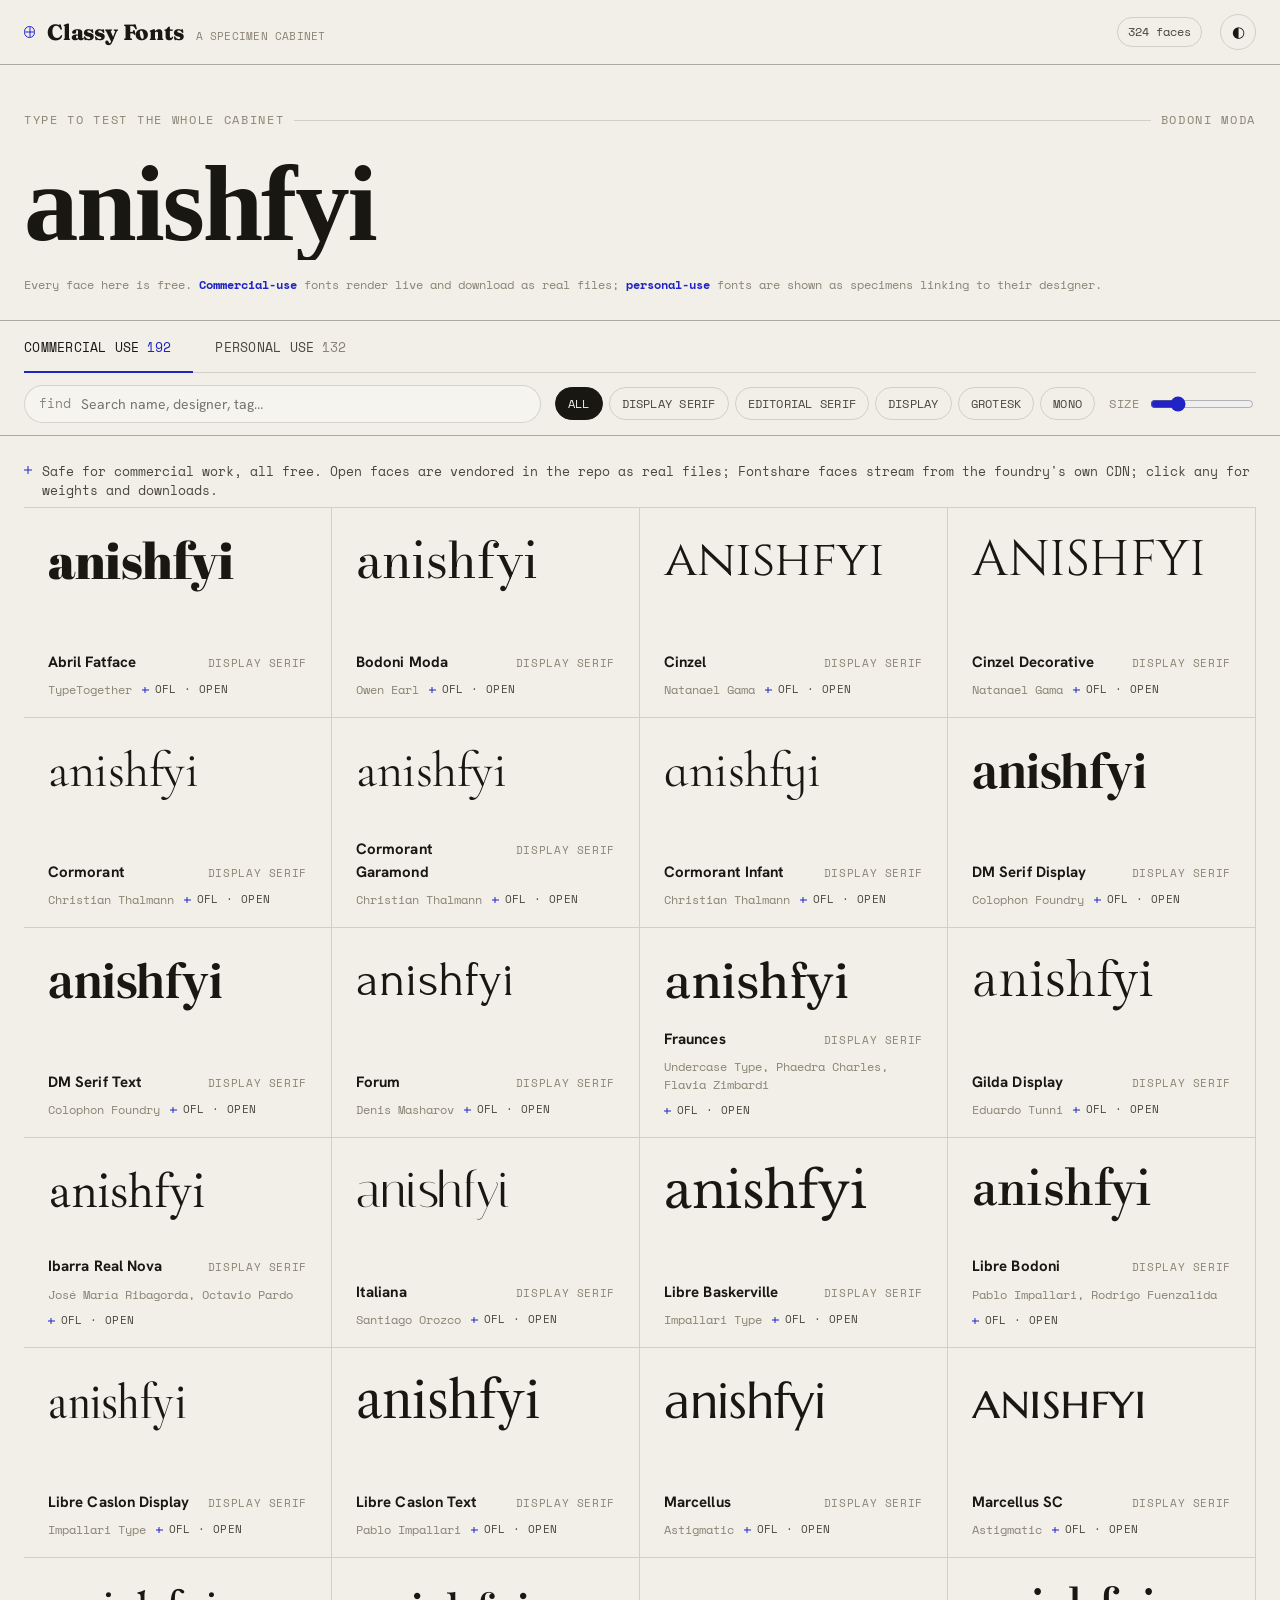
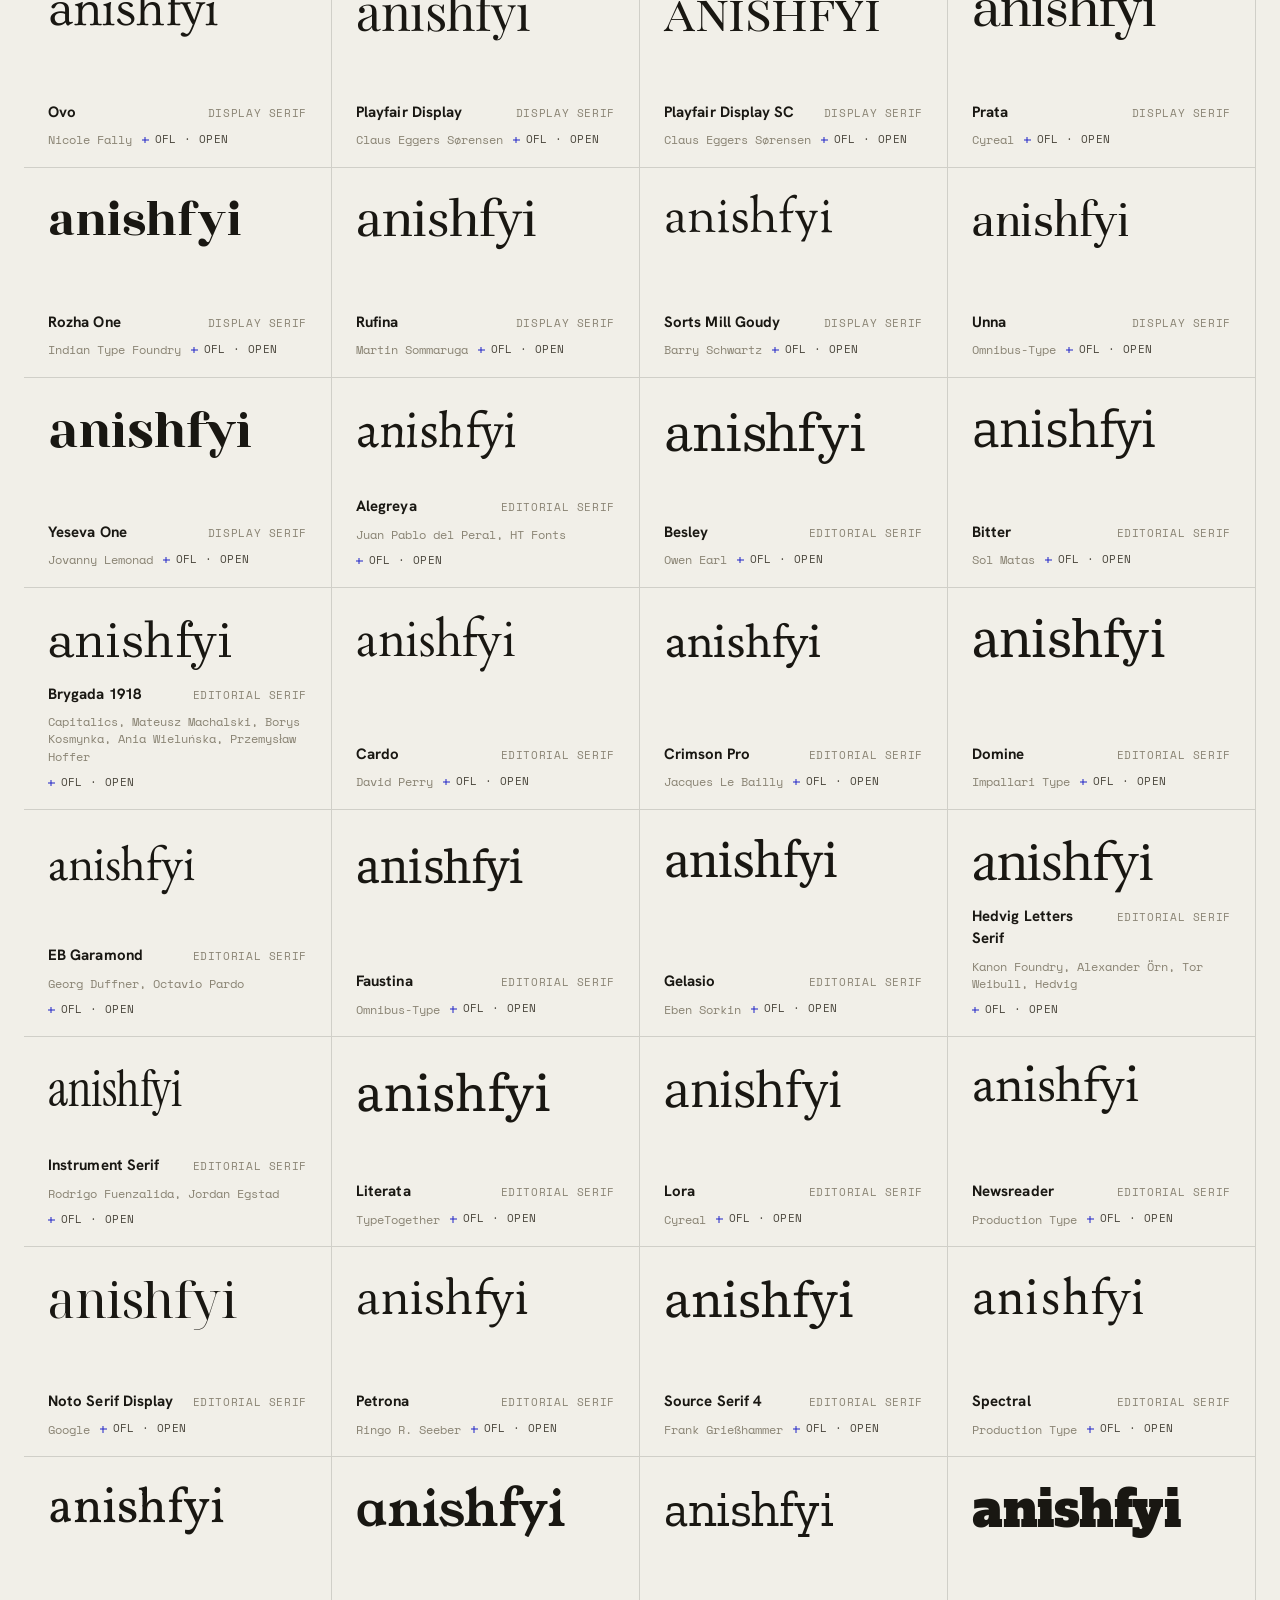
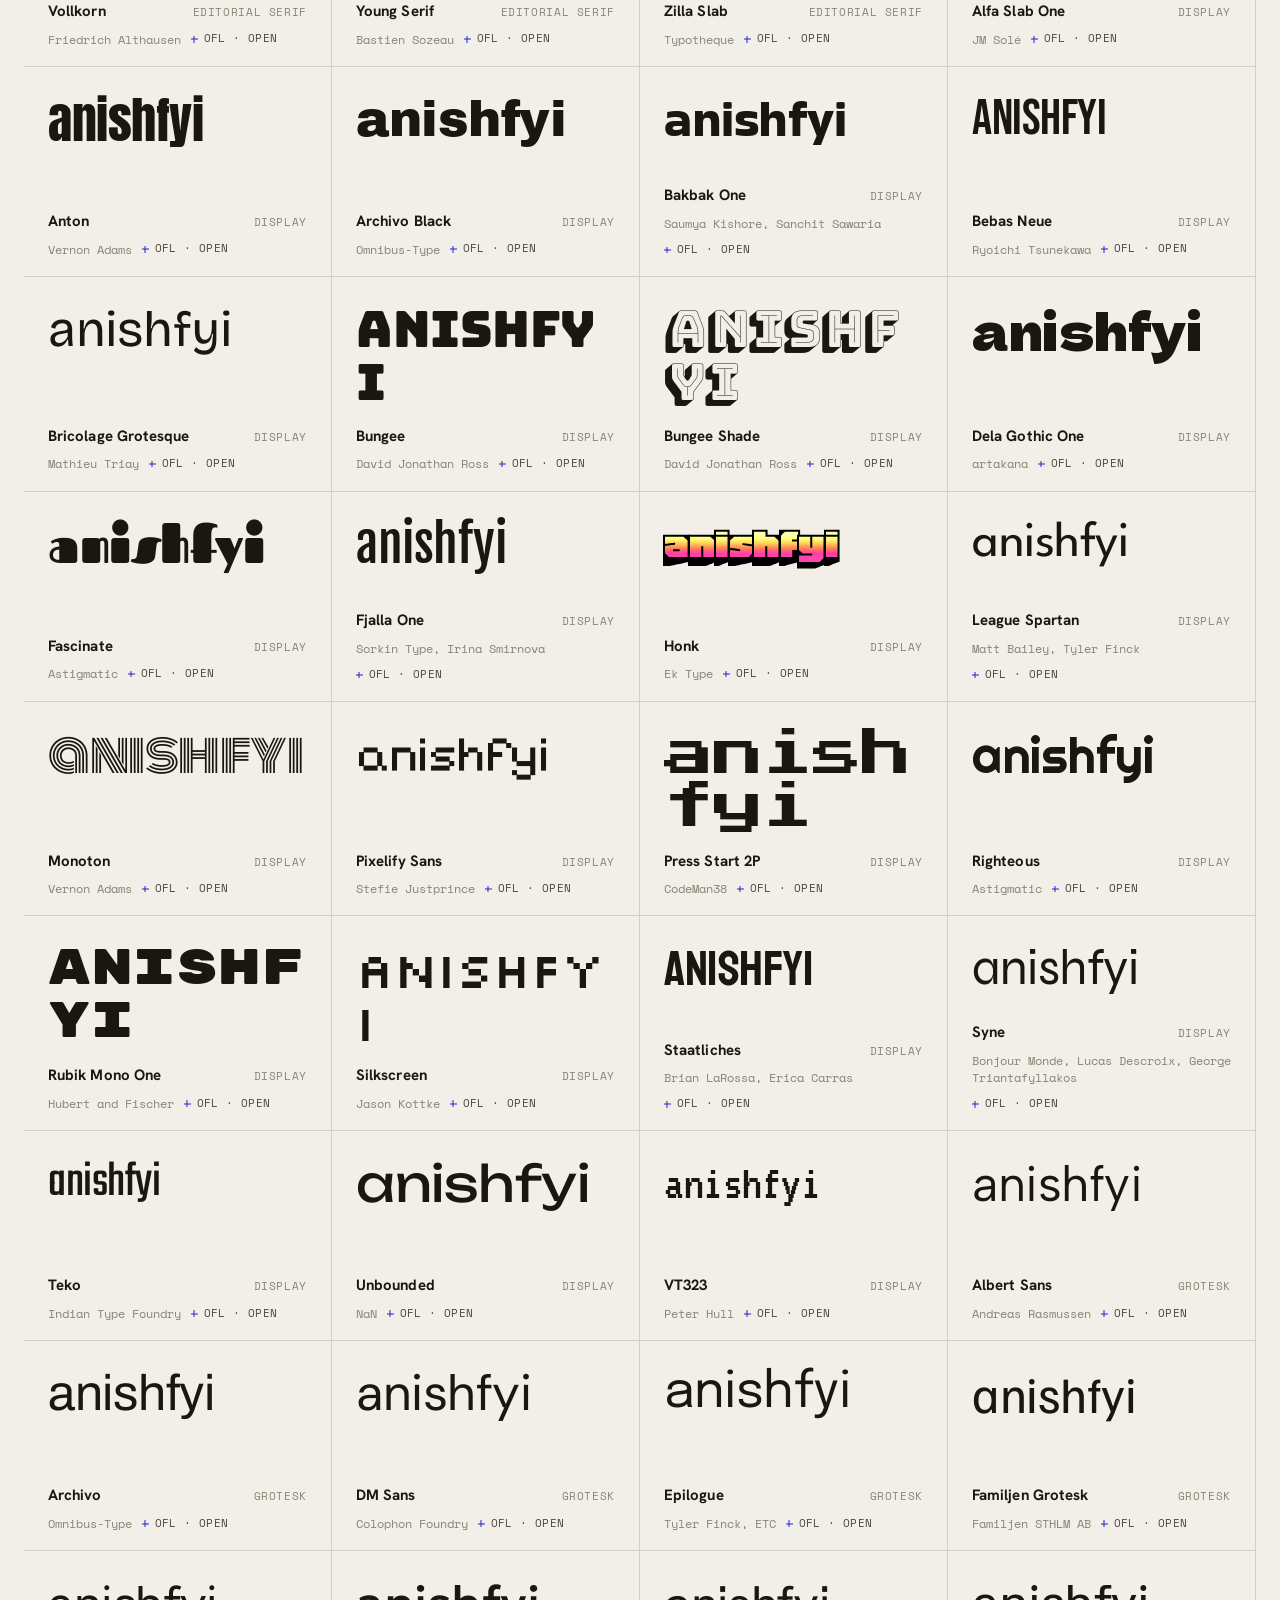
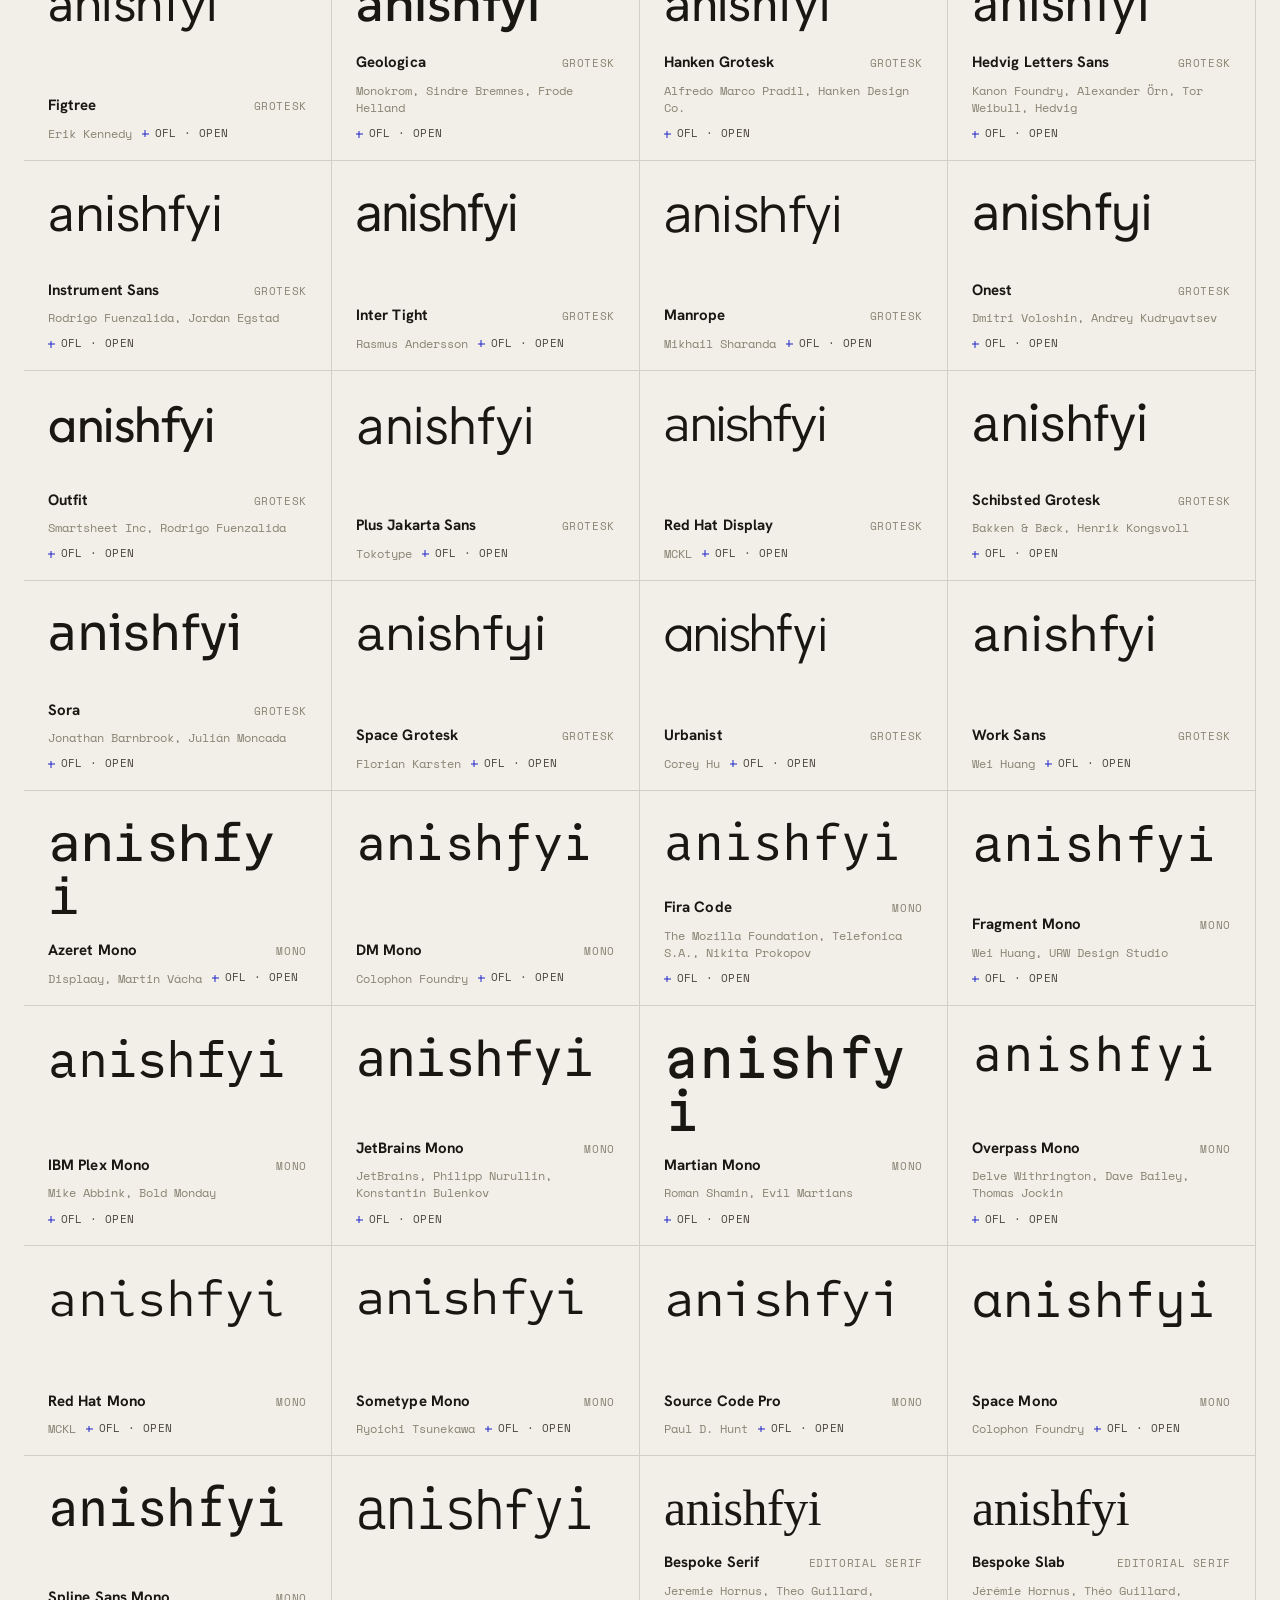
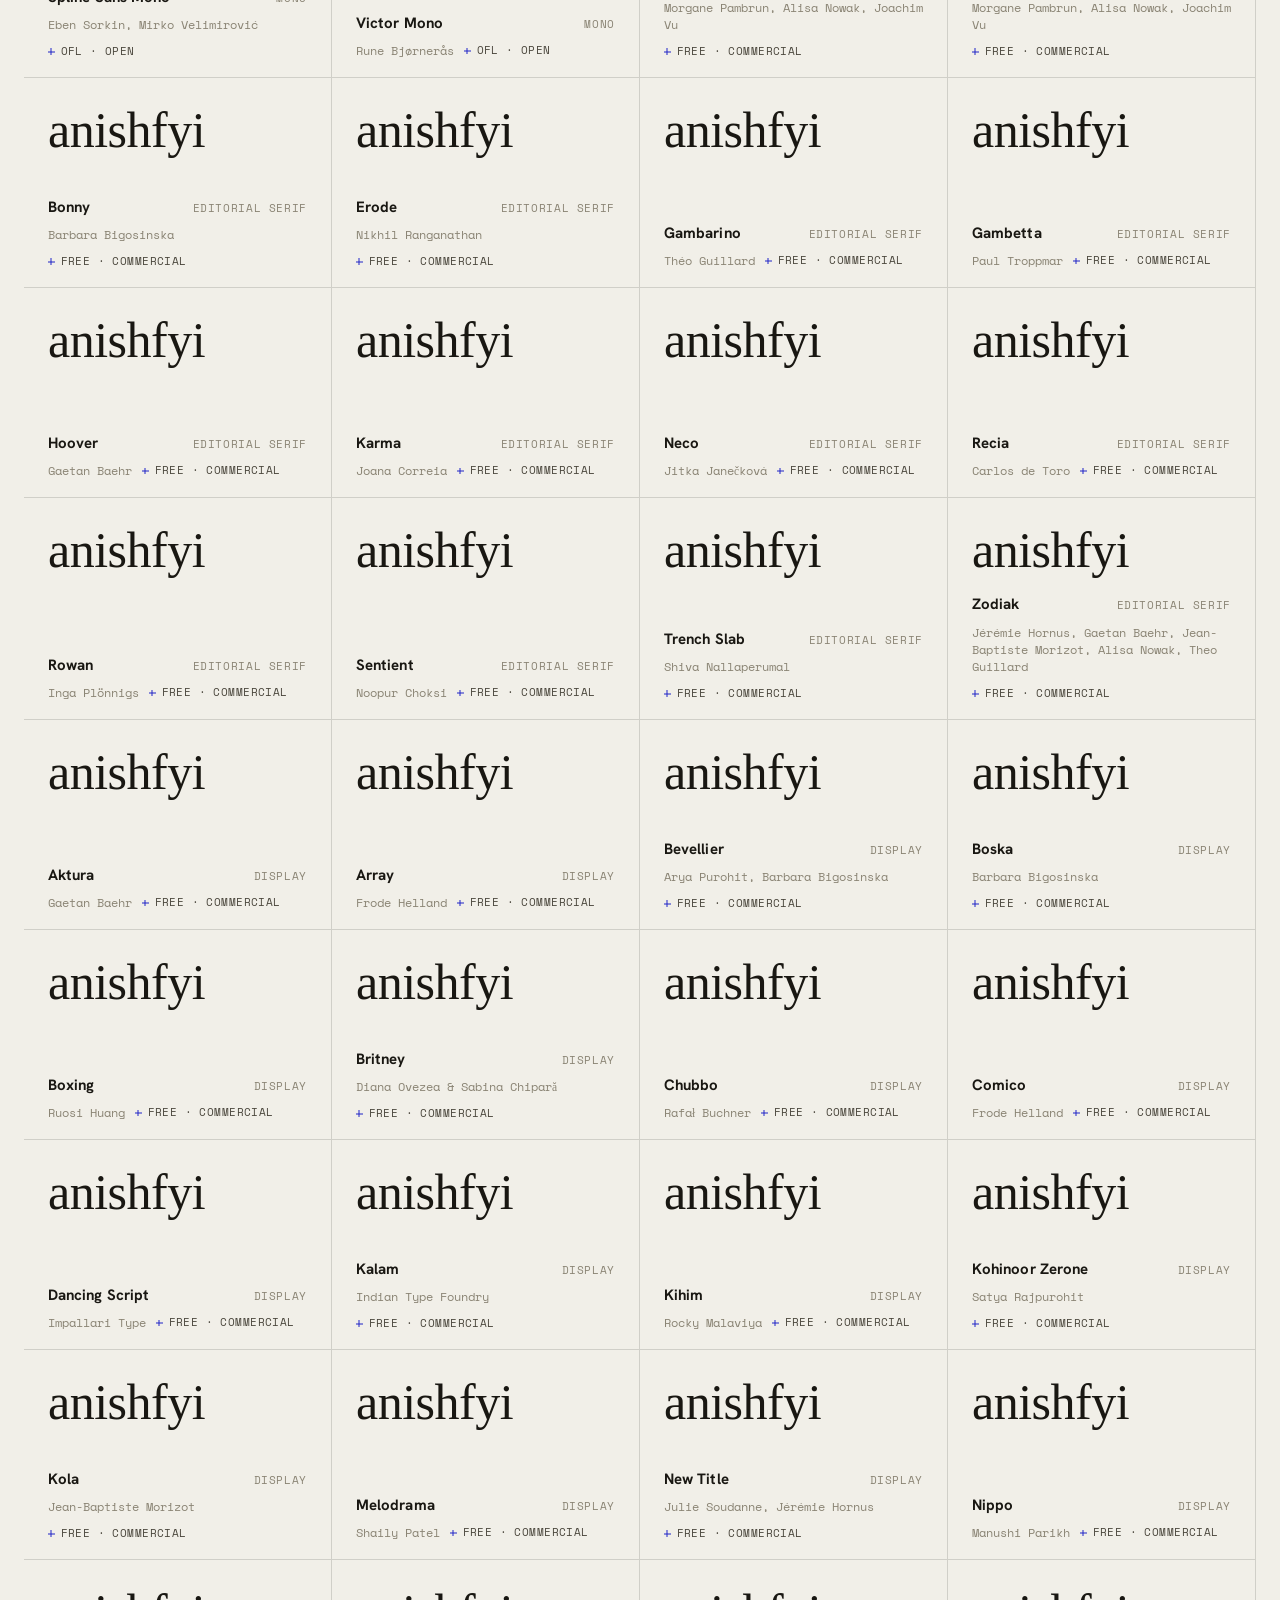
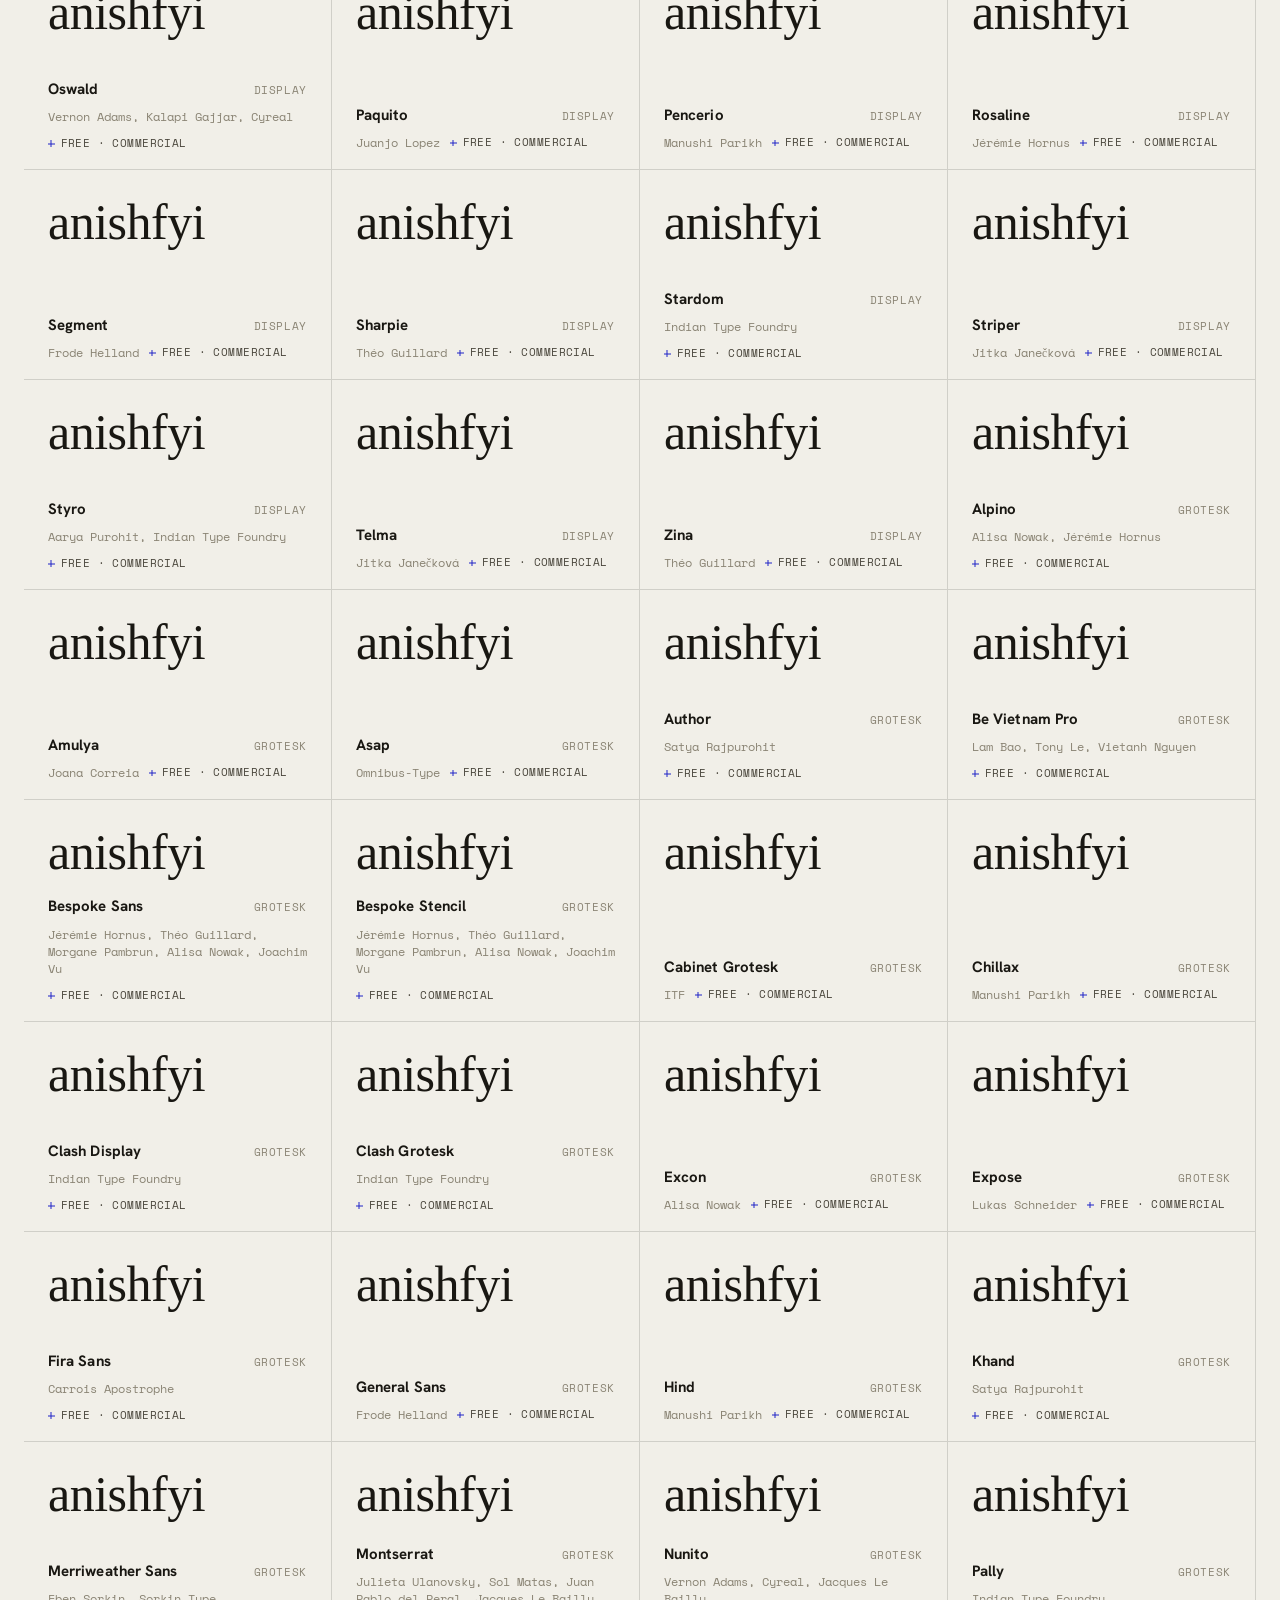
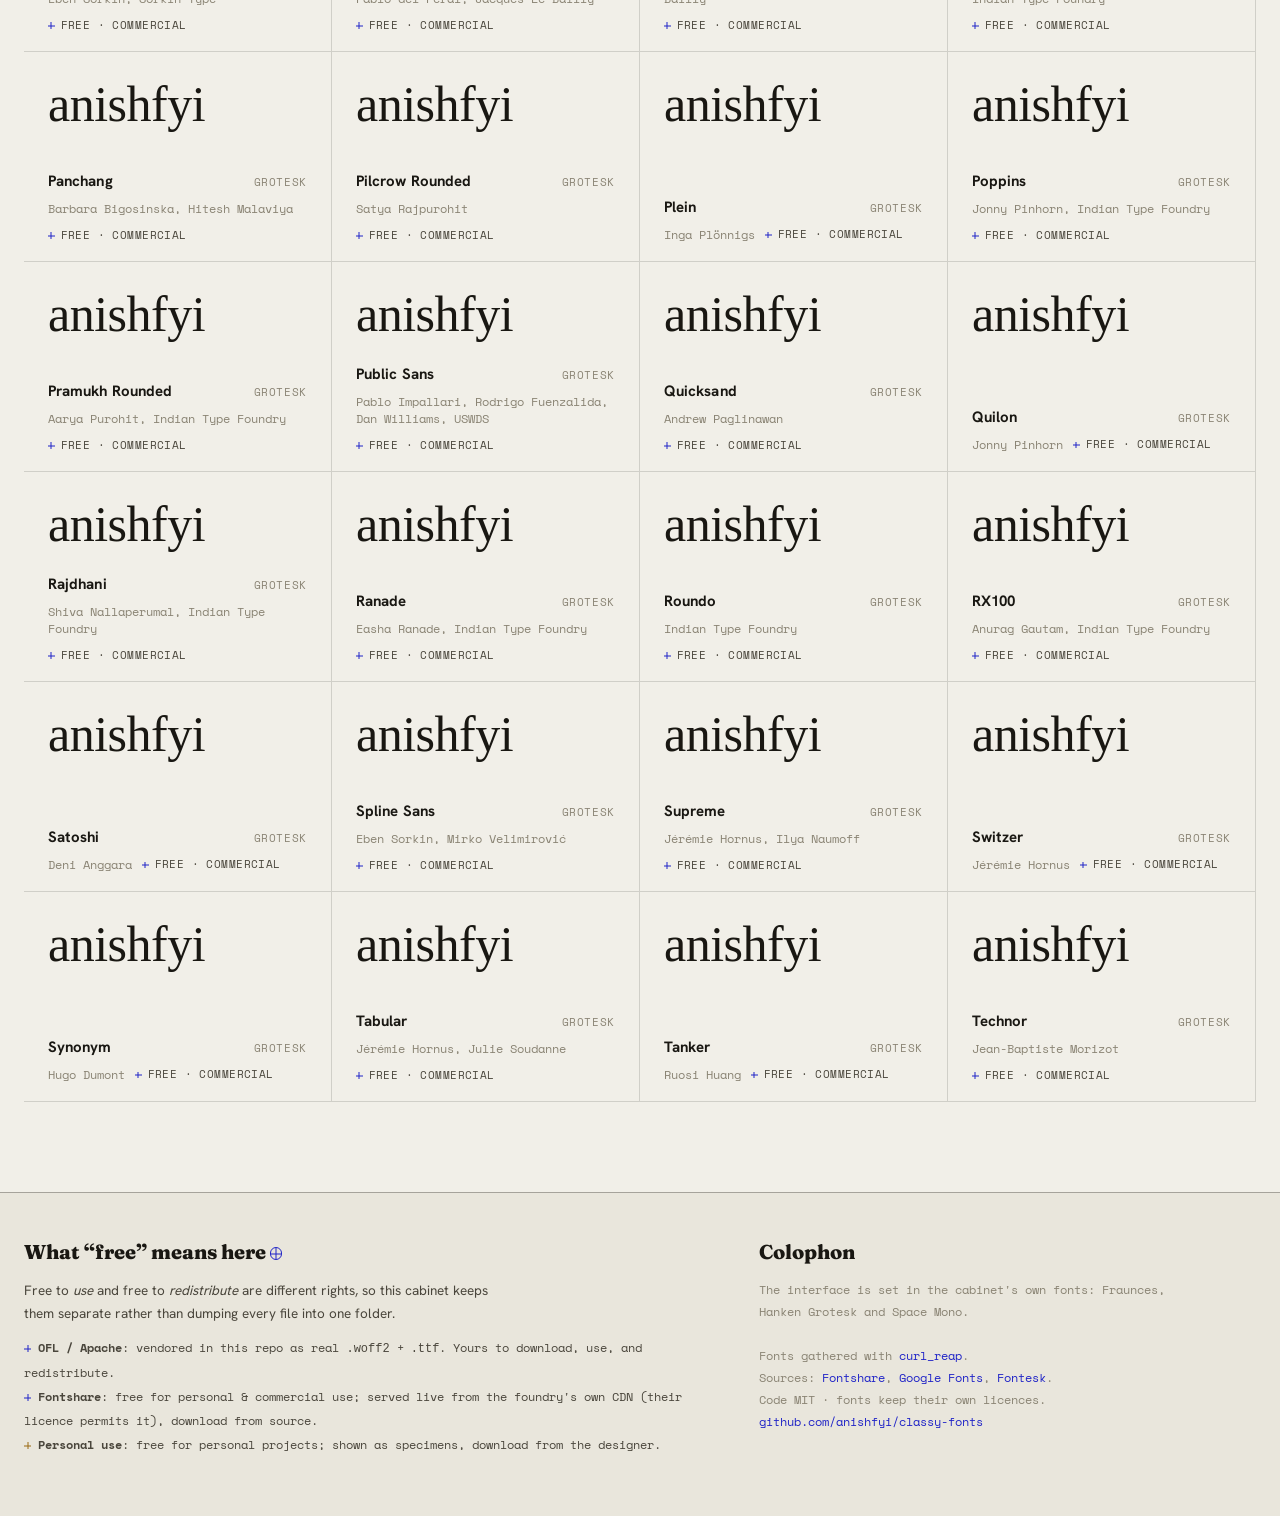
<file: index.html>
<!doctype html>
<html lang="en">
<head>
<meta charset="utf-8">
<meta name="viewport" content="width=device-width,initial-scale=1">
<title>Classy Fonts: 324 free typefaces, split by licence</title>
<!-- seo:anishfyi -->
<meta name="description" content="A specimen cabinet of 324 free typefaces separated by what the licence actually permits: 192 faces safe for commercial use, 132 for personal use only, each shown as a live specimen.">
<meta name="author" content="Anish Kr Singh">
<link rel="canonical" href="https://anishfyi.com/classy-fonts/">
<meta name="robots" content="index,follow,max-image-preview:large,max-snippet:-1,max-video-preview:-1">

<meta property="og:type" content="website">
<meta property="og:site_name" content="anishfyi">
<meta property="og:locale" content="en_IN">
<meta property="og:url" content="https://anishfyi.com/classy-fonts/">
<meta property="og:title" content="Classy Fonts: 324 free typefaces, split by licence">
<meta property="og:description" content="324 free typefaces in a live specimen gallery, split by licence: 192 free for commercial use, 132 personal use only. 110 OFL and Apache faces vendored in the repo.">
<meta property="og:image" content="https://anishfyi.com/classy-fonts/og.png">
<meta property="og:image:width" content="1200">
<meta property="og:image:height" content="630">
<meta property="og:image:alt" content="Classy Fonts, a specimen cabinet of free type">

<meta name="twitter:card" content="summary_large_image">
<meta name="twitter:title" content="Classy Fonts: 324 free typefaces, split by licence">
<meta name="twitter:description" content="324 free typefaces in a live specimen gallery, split by licence: 192 free for commercial use, 132 personal use only. 110 OFL and Apache faces vendored in the repo.">
<meta name="twitter:image" content="https://anishfyi.com/classy-fonts/og.png">
<meta name="twitter:image:alt" content="Classy Fonts, a specimen cabinet of free type">
<script type="application/ld+json">
{
  "@context": "https://schema.org",
  "@graph": [
    {
      "@type": "WebPage",
      "@id": "https://anishfyi.com/classy-fonts/#webpage",
      "url": "https://anishfyi.com/classy-fonts/",
      "name": "Classy Fonts: 324 free typefaces, split by licence",
      "description": "A specimen cabinet of 324 free typefaces separated by what the licence actually permits: 192 faces safe for commercial use, 132 for personal use only, each shown as a live specimen.",
      "inLanguage": "en",
      "isPartOf": {
        "@id": "https://anishfyi.com/#website"
      },
      "about": {
        "@id": "https://anishfyi.com/classy-fonts/#software"
      },
      "primaryImageOfPage": "https://anishfyi.com/classy-fonts/og.png",
      "author": {
        "@id": "https://anishfyi.com/#person"
      },
      "breadcrumb": {
        "@id": "https://anishfyi.com/classy-fonts/#breadcrumb"
      }
    },
    {
      "@type": "WebApplication",
      "@id": "https://anishfyi.com/classy-fonts/#software",
      "name": "Classy Fonts",
      "url": "https://anishfyi.com/classy-fonts/",
      "description": "A specimen cabinet of 324 free typefaces separated by what the licence actually permits: 192 faces safe for commercial use, 132 for personal use only, each shown as a live specimen.",
      "applicationCategory": "DesignApplication",
      "operatingSystem": "Any",
      "author": {
        "@id": "https://anishfyi.com/#person"
      },
      "publisher": {
        "@id": "https://anishfyi.com/#person"
      },
      "image": "https://anishfyi.com/classy-fonts/og.png",
      "isAccessibleForFree": true,
      "offers": {
        "@type": "Offer",
        "price": "0",
        "priceCurrency": "USD"
      },
      "featureList": [
        "Catalogues 324 free typefaces as live specimens, with the interface set in the fonts it catalogues.",
        "192 faces are safe for commercial use. Of those, 110 OFL and Apache faces are vendored in the repository as real .woff2 and .ttf files with their own OFL.txt and designer credit, and 82 Fontshare faces are served live from the foundry's own CDN as their licence permits.",
        "132 faces are free for personal use only and are shown as specimens linking to the designer's page, because their licences do not grant redistribution.",
        "The split exists because a font being free to use does not make it free to re-host. The Fontshare EULA, for instance, permits unlimited personal and commercial use but forbids uploading the files to a public server.",
        "The font catalogue was gathered with curl_reap."
      ],
      "license": "https://opensource.org/licenses/MIT",
      "programmingLanguage": "Python",
      "codeRepository": "https://github.com/anishfyi/classy-fonts",
      "sameAs": [
        "https://github.com/anishfyi/classy-fonts"
      ]
    },
    {
      "@type": "SoftwareSourceCode",
      "@id": "https://anishfyi.com/classy-fonts/#source",
      "name": "Classy Fonts",
      "codeRepository": "https://github.com/anishfyi/classy-fonts",
      "programmingLanguage": "Python",
      "author": {
        "@id": "https://anishfyi.com/#person"
      },
      "about": {
        "@id": "https://anishfyi.com/classy-fonts/#software"
      },
      "description": "Free to use and free to redistribute are different rights, so this cabinet keeps them in separate tabs."
    },
    {
      "@type": "BreadcrumbList",
      "@id": "https://anishfyi.com/classy-fonts/#breadcrumb",
      "itemListElement": [
        {
          "@type": "ListItem",
          "position": 1,
          "name": "anishfyi",
          "item": "https://anishfyi.com/"
        },
        {
          "@type": "ListItem",
          "position": 2,
          "name": "Projects",
          "item": "https://anishfyi.com/projects/"
        },
        {
          "@type": "ListItem",
          "position": 3,
          "name": "Classy Fonts",
          "item": "https://anishfyi.com/classy-fonts/"
        }
      ]
    }
  ]
}
</script>
<!-- /seo:anishfyi -->
<link rel="preconnect" href="https://api.fontshare.com" crossorigin>
<link rel="stylesheet" href="assets/styles.css">
<link rel="stylesheet" href="assets/fonts.css">
</head>
<body>
<header class="topbar">
  <div class="topbar-in">
    <a class="brand" href="./" aria-label="Classy Fonts home">
      <span class="mk mark ring" aria-hidden="true"></span>
      <h1>Classy&nbsp;Fonts</h1>
      <span class="tag">a specimen cabinet</span>
    </a>
    <span class="spacer"></span>
    <span class="count-pill mono" id="totalCount">-</span>
    <button class="icon-btn" id="themeBtn" title="Toggle light / dark" aria-label="Toggle theme">◐</button>
  </div>
</header>

<section class="hero">
  <div class="eyebrow"><span>Type to test the whole cabinet</span><span class="rule"></span><span id="heroFace">specimen</span></div>
  <div class="tester" id="tester" contenteditable="true" spellcheck="false" role="textbox" aria-label="Preview text"
       data-ph="anishfyi">anishfyi</div>
  <div class="hero-note">Every face here is free. <b>Commercial-use</b> fonts render live and download as real files; <b>personal-use</b> fonts are shown as specimens linking to their designer.</div>
</section>

<nav class="controls" aria-label="Filters">
  <div class="controls-in">
    <div class="tabs" role="tablist">
      <button class="tab" role="tab" id="tab-commercial" aria-selected="true" data-tab="commercial">Commercial use<span class="n" id="nCommercial">0</span></button>
      <button class="tab" role="tab" id="tab-personal" aria-selected="false" data-tab="personal">Personal use<span class="n" id="nPersonal">0</span></button>
    </div>
    <div class="filters">
      <label class="search">
        <span class="mk mono" aria-hidden="true">find</span>
        <input id="search" type="search" placeholder="Search name, designer, tag…" aria-label="Search fonts" autocomplete="off">
      </label>
      <div class="chips" id="chips" role="group" aria-label="Category"></div>
      <label class="sizectl">size
        <input id="size" type="range" min="30" max="120" value="50" aria-label="Specimen size">
      </label>
    </div>
  </div>
</nav>

<main class="wrap">
  <div class="tabnote" id="tabnote"></div>
  <div class="grid" id="grid" role="list" aria-live="polite"></div>
</main>

<div class="modal-bg" id="modalBg" role="dialog" aria-modal="true" aria-labelledby="mTitle">
  <div class="modal" id="modal"></div>
</div>

<footer class="foot">
  <div class="foot-in">
    <div>
      <h3>What “free” means here <span class="mark ring reg" aria-hidden="true"></span></h3>
      <p>Free to <em>use</em> and free to <em>redistribute</em> are different rights, so this cabinet keeps them separate rather than dumping every file into one folder.</p>
      <div class="lic-key">
        <div><span class="mark reg"></span> <b>OFL / Apache</b>: vendored in this repo as real <code>.woff2</code> + <code>.ttf</code>. Yours to download, use, and redistribute.</div>
        <div><span class="mark reg"></span> <b>Fontshare</b>: free for personal &amp; commercial use; served live from the foundry's own CDN (their licence permits it), download from source.</div>
        <div><span class="mark" style="color:var(--amber)"></span> <b>Personal use</b>: free for personal projects; shown as specimens, download from the designer.</div>
      </div>
    </div>
    <div>
      <h3>Colophon</h3>
      <p class="colophon">
        The interface is set in the cabinet's own fonts: Fraunces, Hanken Grotesk and Space Mono.<br><br>
        Fonts gathered with <a href="https://github.com/anishfyi/curl_reap">curl_reap</a>.<br>
        Sources: <a href="https://www.fontshare.com">Fontshare</a>, <a href="https://fonts.google.com">Google Fonts</a>, <a href="https://fontesk.com">Fontesk</a>.<br>
        Code MIT · fonts keep their own licences.<br>
        <a href="https://github.com/anishfyi/classy-fonts">github.com/anishfyi/classy-fonts</a>
      </p>
    </div>
  </div>
</footer>

<script src="assets/app.js"></script>
</body>
</html>
</file>
<file: assets/styles.css>
/* Classy Fonts: a specimen cabinet. Set in the very fonts it catalogues. */
/* UI faces (UI Display / UI Sans / UI Mono) are declared in the generated fonts.css */

:root{
  --paper:#F1EFE8;
  --paper-2:#E9E6DC;
  --ink:#191712;
  --ink-soft:#4A463C;
  --muted:#8A8474;
  --line:rgba(25,23,18,.15);
  --line-strong:rgba(25,23,18,.32);
  --accent:#2024C7;            /* ultramarine printer's ink */
  --accent-ink:#fff;
  --amber:#9A6B12;             /* personal-use marker */
  --card:#F6F4EE;
  --shadow:0 1px 0 rgba(25,23,18,.05);
  --maxw:1320px;
  --r:3px;
}
:root[data-theme="dark"]{
  --paper:#131311;
  --paper-2:#1B1B18;
  --ink:#ECEAE2;
  --ink-soft:#B6B2A6;
  --muted:#807B6E;
  --line:rgba(236,234,226,.14);
  --line-strong:rgba(236,234,226,.30);
  --accent:#7E86FF;
  --accent-ink:#0c0c14;
  --amber:#D8A24A;
  --card:#1A1A16;
  --shadow:none;
}
@media (prefers-color-scheme:dark){
  :root:not([data-theme="light"]){
    --paper:#131311;--paper-2:#1B1B18;--ink:#ECEAE2;--ink-soft:#B6B2A6;--muted:#807B6E;
    --line:rgba(236,234,226,.14);--line-strong:rgba(236,234,226,.30);--accent:#7E86FF;
    --accent-ink:#0c0c14;--amber:#D8A24A;--card:#1A1A16;--shadow:none;
  }
}

*{box-sizing:border-box}
html{-webkit-text-size-adjust:100%}
body{
  margin:0;background:var(--paper);color:var(--ink);
  font-family:"UI Sans",system-ui,sans-serif;font-size:16px;line-height:1.5;
  -webkit-font-smoothing:antialiased;text-rendering:optimizeLegibility;
}
a{color:inherit}
.mono{font-family:"UI Mono",ui-monospace,monospace}
.reg{color:var(--accent);font-weight:700}

/* registration-mark bullet */
.mark{display:inline-block;width:.62em;height:.62em;position:relative;vertical-align:-.02em}
.mark::before,.mark::after{content:"";position:absolute;background:currentColor}
.mark::before{left:50%;top:0;width:1px;height:100%;transform:translateX(-.5px)}
.mark::after{top:50%;left:0;height:1px;width:100%;transform:translateY(-.5px)}
.mark.ring{border:1px solid currentColor;border-radius:50%}

/* ---------- top bar ---------- */
.topbar{position:sticky;top:0;z-index:40;background:var(--paper);border-bottom:1px solid var(--line-strong)}
.topbar-in{max-width:var(--maxw);margin:0 auto;padding:14px 24px;display:flex;align-items:center;gap:18px}
.brand{display:flex;align-items:baseline;gap:12px;text-decoration:none}
.brand .mk{color:var(--accent);font-size:18px;align-self:center}
.brand h1{font-family:"UI Display";font-weight:800;font-size:22px;letter-spacing:-.01em;margin:0}
.brand .tag{font-family:"UI Mono";font-size:11px;letter-spacing:.02em;color:var(--muted);text-transform:uppercase}
.topbar .spacer{flex:1}
.count-pill{font-family:"UI Mono";font-size:12px;color:var(--ink-soft);border:1px solid var(--line);padding:5px 10px;border-radius:100px}
.icon-btn{appearance:none;background:transparent;border:1px solid var(--line);color:var(--ink);width:36px;height:36px;border-radius:50%;cursor:pointer;font-size:15px;display:grid;place-items:center;transition:border-color .15s}
.icon-btn:hover{border-color:var(--line-strong)}

/* ---------- hero / tester ---------- */
.hero{max-width:var(--maxw);margin:0 auto;padding:46px 24px 26px}
.hero .eyebrow{font-family:"UI Mono";font-size:12px;letter-spacing:.14em;text-transform:uppercase;color:var(--muted);display:flex;gap:10px;align-items:center;margin-bottom:20px}
.hero .eyebrow .rule{height:1px;background:var(--line);flex:1}
.tester{width:100%;border:none;background:transparent;color:var(--ink);
  font-family:"UI Display";font-weight:600;font-size:clamp(40px,8.5vw,110px);
  line-height:1.02;letter-spacing:-.02em;outline:none;resize:none;overflow:hidden;
  padding:0;margin:0;display:block}
.tester:empty::before{content:attr(data-ph);color:var(--muted);opacity:.55}
.hero-note{margin-top:16px;font-family:"UI Mono";font-size:12px;color:var(--muted)}
.hero-note b{color:var(--accent);font-weight:700}

/* ---------- control bar ---------- */
.controls{position:sticky;top:65px;z-index:30;background:var(--paper);border-top:1px solid var(--line-strong);border-bottom:1px solid var(--line-strong)}
.controls-in{max-width:var(--maxw);margin:0 auto;padding:0 24px}
.tabs{display:flex;gap:0}
.tab{appearance:none;background:transparent;border:none;cursor:pointer;color:var(--ink-soft);
  font-family:"UI Mono";font-size:13px;letter-spacing:.02em;text-transform:uppercase;
  padding:16px 22px 14px;border-bottom:2px solid transparent;margin-bottom:-1px;transition:color .15s}
.tab:first-child{padding-left:0}
.tab .n{color:var(--muted);margin-left:7px}
.tab[aria-selected="true"]{color:var(--ink);border-bottom-color:var(--accent)}
.tab[aria-selected="true"] .n{color:var(--accent)}
.tab:hover{color:var(--ink)}

.filters{display:flex;align-items:center;gap:14px;padding:12px 0;border-top:1px solid var(--line);flex-wrap:wrap}
.search{flex:1;min-width:180px;display:flex;align-items:center;gap:8px;border:1px solid var(--line);border-radius:100px;padding:8px 14px;background:var(--card)}
.search:focus-within{border-color:var(--accent)}
.search input{border:none;background:transparent;outline:none;color:var(--ink);font-family:"UI Sans";font-size:14px;width:100%}
.search .mk{color:var(--muted);font-size:13px}
.chips{display:flex;gap:6px;flex-wrap:wrap}
.chip{appearance:none;cursor:pointer;font-family:"UI Mono";font-size:11.5px;letter-spacing:.02em;text-transform:uppercase;
  border:1px solid var(--line);background:transparent;color:var(--ink-soft);padding:7px 12px;border-radius:100px;transition:.15s}
.chip:hover{border-color:var(--line-strong);color:var(--ink)}
.chip[aria-pressed="true"]{background:var(--ink);color:var(--paper);border-color:var(--ink)}
.sizectl{display:flex;align-items:center;gap:9px;font-family:"UI Mono";font-size:11.5px;color:var(--muted);text-transform:uppercase;letter-spacing:.04em}
.sizectl input[type=range]{accent-color:var(--accent);width:104px}

/* ---------- grid ---------- */
.wrap{max-width:var(--maxw);margin:0 auto;padding:6px 24px 90px}
.tabnote{font-family:"UI Mono";font-size:12.5px;color:var(--ink-soft);padding:20px 0 6px;display:flex;gap:10px;align-items:flex-start;line-height:1.55}
.tabnote .mark{color:var(--amber);margin-top:4px;flex:none}
.grid{display:grid;grid-template-columns:repeat(auto-fill,minmax(380px,1fr));gap:0;border-top:1px solid var(--line)}
.grid.compact{grid-template-columns:repeat(auto-fill,minmax(300px,1fr))}

.spec{position:relative;border-bottom:1px solid var(--line);border-right:1px solid var(--line);
  padding:26px 24px 18px;min-height:210px;display:flex;flex-direction:column;justify-content:space-between;
  cursor:pointer;background:transparent;transition:background .18s;overflow:hidden}
.spec:hover{background:var(--card)}
.spec.enter{opacity:0;transform:translateY(8px)}
.spec.shown{opacity:1;transform:none;transition:opacity .5s ease,transform .5s ease}
@media(prefers-reduced-motion:reduce){.spec.enter{opacity:1;transform:none}}

.spec .big{font-size:var(--specimen-size,50px);line-height:1.06;letter-spacing:-.01em;color:var(--ink);
  word-break:normal;overflow-wrap:break-word;hyphens:none;margin-bottom:16px;
  font-display:swap;font-synthesis:none}
.spec .img{width:100%;background:#fff;border-radius:2px;margin-bottom:14px;
  aspect-ratio:16/9;object-fit:cover;object-position:center;border:1px solid var(--line)}

.spec .meta{display:flex;flex-direction:column;gap:8px}
.spec .name{display:flex;align-items:baseline;justify-content:space-between;gap:12px}
.spec .name b{font-family:"UI Sans";font-weight:700;font-size:15px;letter-spacing:.005em}
.spec .name .cat{font-family:"UI Mono";font-size:10.5px;text-transform:uppercase;letter-spacing:.06em;color:var(--muted);white-space:nowrap}
.spec .sub{font-family:"UI Mono";font-size:11.5px;color:var(--ink-soft);display:flex;align-items:center;gap:10px;flex-wrap:wrap}
.spec .by{color:var(--muted)}
.lic{display:inline-flex;align-items:center;gap:6px;font-family:"UI Mono";font-size:10.5px;text-transform:uppercase;letter-spacing:.04em}
.lic .mark{color:var(--accent)}
.lic.personal .mark{color:var(--amber)}
.lic.personal{color:var(--amber)}

/* download / source affordance appears on hover/focus */
.spec .go{position:absolute;top:20px;right:22px;font-family:"UI Mono";font-size:11px;letter-spacing:.03em;
  color:var(--accent);opacity:0;transform:translateY(-3px);transition:.16s;text-transform:uppercase}
.spec:hover .go,.spec:focus-visible .go{opacity:1;transform:none}
.spec:focus-visible{outline:2px solid var(--accent);outline-offset:-2px}

.empty{grid-column:1/-1;padding:70px 10px;text-align:center;color:var(--muted);font-family:"UI Mono";font-size:13px}

/* ---------- modal ---------- */
.modal-bg{position:fixed;inset:0;z-index:60;background:rgba(10,9,7,.5);backdrop-filter:blur(3px);
  display:none;align-items:flex-start;justify-content:center;padding:5vh 20px;overflow-y:auto}
.modal-bg.open{display:flex}
.modal{background:var(--paper);border:1px solid var(--line-strong);border-radius:var(--r);max-width:900px;width:100%;
  box-shadow:0 30px 80px rgba(10,9,7,.35)}
.modal-head{display:flex;justify-content:space-between;align-items:flex-start;gap:20px;padding:26px 30px 18px;border-bottom:1px solid var(--line)}
.modal-head h2{font-family:"UI Display";font-weight:700;font-size:30px;margin:0;letter-spacing:-.01em}
.modal-head .m-sub{font-family:"UI Mono";font-size:12px;color:var(--ink-soft);margin-top:8px;display:flex;gap:12px;flex-wrap:wrap;align-items:center}
.modal-body{padding:8px 30px 30px}
.waterfall{border-bottom:1px solid var(--line);padding:14px 0}
.waterfall div{color:var(--ink);line-height:1.12;letter-spacing:-.01em;padding:6px 0;word-break:break-word;overflow-wrap:anywhere}
.alpha{font-size:26px;line-height:1.5;padding:18px 0;color:var(--ink-soft);border-bottom:1px solid var(--line);word-break:break-word}
.wlist{display:flex;flex-wrap:wrap;gap:8px;padding:18px 0}
.wlist span{font-family:"UI Mono";font-size:11px;border:1px solid var(--line);border-radius:100px;padding:5px 11px;color:var(--ink-soft)}
.m-actions{display:flex;gap:12px;flex-wrap:wrap;padding-top:12px}
.btn{font-family:"UI Mono";font-size:12.5px;letter-spacing:.03em;text-transform:uppercase;text-decoration:none;
  padding:12px 20px;border-radius:100px;border:1px solid var(--ink);color:var(--paper);background:var(--ink);transition:.15s;cursor:pointer}
.btn:hover{background:transparent;color:var(--ink)}
.btn.ghost{background:transparent;color:var(--ink);border-color:var(--line-strong)}
.btn.ghost:hover{border-color:var(--ink)}
.btn.accent{background:var(--accent);border-color:var(--accent);color:var(--accent-ink)}
.btn.accent:hover{background:transparent;color:var(--accent)}
.m-files{padding-top:18px;border-top:1px solid var(--line);margin-top:6px}
.m-files h4{font-family:"UI Mono";font-size:11px;text-transform:uppercase;letter-spacing:.08em;color:var(--muted);margin:0 0 10px}
.m-files a{display:inline-flex;gap:6px;font-family:"UI Mono";font-size:11.5px;color:var(--accent);text-decoration:none;margin:0 14px 8px 0}
.m-files a:hover{text-decoration:underline}

/* ---------- footer ---------- */
.foot{border-top:1px solid var(--line-strong);background:var(--paper-2)}
.foot-in{max-width:var(--maxw);margin:0 auto;padding:44px 24px 60px;display:grid;grid-template-columns:1.4fr 1fr;gap:40px}
.foot h3{font-family:"UI Display";font-weight:700;font-size:20px;margin:0 0 12px}
.foot p{font-size:13.5px;line-height:1.65;color:var(--ink-soft);max-width:60ch;margin:0 0 12px}
.foot .lic-key{font-family:"UI Mono";font-size:12px;color:var(--ink-soft);line-height:2}
.foot a{color:var(--accent);text-decoration:none}
.foot a:hover{text-decoration:underline}
.foot .colophon{font-family:"UI Mono";font-size:11.5px;color:var(--muted);line-height:1.9}
@media(max-width:720px){.foot-in{grid-template-columns:1fr}}

@media(max-width:640px){
  .topbar .tag{display:none}
  .grid{grid-template-columns:1fr}
  .hero{padding-top:32px}
  .controls{top:59px}
  .filters{gap:10px}
}
</file>
<file: assets/fonts.css>
/* auto-generated. UI faces first, then the catalogue's vendored OFL/Apache fonts */
@font-face{font-family:'UI Display';src:url('../fonts/fraunces/fraunces-v38-latin-regular.woff2') format('woff2');font-weight:400;font-display:swap}
@font-face{font-family:'UI Display';src:url('../fonts/fraunces/fraunces-v38-latin-600.woff2') format('woff2');font-weight:600;font-display:swap}
@font-face{font-family:'UI Display';src:url('../fonts/fraunces/fraunces-v38-latin-800.woff2') format('woff2');font-weight:800;font-display:swap}
@font-face{font-family:'UI Display';src:url('../fonts/fraunces/fraunces-v38-latin-italic.woff2') format('woff2');font-weight:400;font-style:italic;font-display:swap}
@font-face{font-family:'UI Sans';src:url('../fonts/hanken-grotesk/hanken-grotesk-v12-latin-regular.woff2') format('woff2');font-weight:400;font-display:swap}
@font-face{font-family:'UI Sans';src:url('../fonts/hanken-grotesk/hanken-grotesk-v12-latin-500.woff2') format('woff2');font-weight:500;font-display:swap}
@font-face{font-family:'UI Sans';src:url('../fonts/hanken-grotesk/hanken-grotesk-v12-latin-700.woff2') format('woff2');font-weight:700;font-display:swap}
@font-face{font-family:'UI Mono';src:url('../fonts/space-mono/space-mono-v17-latin-regular.woff2') format('woff2');font-weight:400;font-display:swap}
@font-face{font-family:'UI Mono';src:url('../fonts/space-mono/space-mono-v17-latin-700.woff2') format('woff2');font-weight:700;font-display:swap}

@font-face{font-family:'Fraunces';src:url('../fonts/fraunces/fraunces-v38-latin-300.woff2') format('woff2');font-weight:300;font-style:normal;font-display:swap}
@font-face{font-family:'Fraunces';src:url('../fonts/fraunces/fraunces-v38-latin-regular.woff2') format('woff2');font-weight:400;font-style:normal;font-display:swap}
@font-face{font-family:'Fraunces';src:url('../fonts/fraunces/fraunces-v38-latin-italic.woff2') format('woff2');font-weight:400;font-style:italic;font-display:swap}
@font-face{font-family:'Fraunces';src:url('../fonts/fraunces/fraunces-v38-latin-500.woff2') format('woff2');font-weight:500;font-style:normal;font-display:swap}
@font-face{font-family:'Fraunces';src:url('../fonts/fraunces/fraunces-v38-latin-600.woff2') format('woff2');font-weight:600;font-style:normal;font-display:swap}
@font-face{font-family:'Fraunces';src:url('../fonts/fraunces/fraunces-v38-latin-700.woff2') format('woff2');font-weight:700;font-style:normal;font-display:swap}
@font-face{font-family:'Fraunces';src:url('../fonts/fraunces/fraunces-v38-latin-700italic.woff2') format('woff2');font-weight:700;font-style:italic;font-display:swap}
@font-face{font-family:'Fraunces';src:url('../fonts/fraunces/fraunces-v38-latin-800.woff2') format('woff2');font-weight:800;font-style:normal;font-display:swap}
@font-face{font-family:'Playfair Display';src:url('../fonts/playfair-display/playfair-display-v40-latin-regular.woff2') format('woff2');font-weight:400;font-style:normal;font-display:swap}
@font-face{font-family:'Playfair Display';src:url('../fonts/playfair-display/playfair-display-v40-latin-italic.woff2') format('woff2');font-weight:400;font-style:italic;font-display:swap}
@font-face{font-family:'Playfair Display';src:url('../fonts/playfair-display/playfair-display-v40-latin-500.woff2') format('woff2');font-weight:500;font-style:normal;font-display:swap}
@font-face{font-family:'Playfair Display';src:url('../fonts/playfair-display/playfair-display-v40-latin-600.woff2') format('woff2');font-weight:600;font-style:normal;font-display:swap}
@font-face{font-family:'Playfair Display';src:url('../fonts/playfair-display/playfair-display-v40-latin-700.woff2') format('woff2');font-weight:700;font-style:normal;font-display:swap}
@font-face{font-family:'Playfair Display';src:url('../fonts/playfair-display/playfair-display-v40-latin-700italic.woff2') format('woff2');font-weight:700;font-style:italic;font-display:swap}
@font-face{font-family:'Playfair Display';src:url('../fonts/playfair-display/playfair-display-v40-latin-800.woff2') format('woff2');font-weight:800;font-style:normal;font-display:swap}
@font-face{font-family:'DM Serif Display';src:url('../fonts/dm-serif-display/dm-serif-display-v17-latin-regular.woff2') format('woff2');font-weight:400;font-style:normal;font-display:swap}
@font-face{font-family:'DM Serif Display';src:url('../fonts/dm-serif-display/dm-serif-display-v17-latin-italic.woff2') format('woff2');font-weight:400;font-style:italic;font-display:swap}
@font-face{font-family:'DM Serif Text';src:url('../fonts/dm-serif-text/dm-serif-text-v13-latin-regular.woff2') format('woff2');font-weight:400;font-style:normal;font-display:swap}
@font-face{font-family:'DM Serif Text';src:url('../fonts/dm-serif-text/dm-serif-text-v13-latin-italic.woff2') format('woff2');font-weight:400;font-style:italic;font-display:swap}
@font-face{font-family:'Bodoni Moda';src:url('../fonts/bodoni-moda/bodoni-moda-v28-latin-regular.woff2') format('woff2');font-weight:400;font-style:normal;font-display:swap}
@font-face{font-family:'Bodoni Moda';src:url('../fonts/bodoni-moda/bodoni-moda-v28-latin-italic.woff2') format('woff2');font-weight:400;font-style:italic;font-display:swap}
@font-face{font-family:'Bodoni Moda';src:url('../fonts/bodoni-moda/bodoni-moda-v28-latin-500.woff2') format('woff2');font-weight:500;font-style:normal;font-display:swap}
@font-face{font-family:'Bodoni Moda';src:url('../fonts/bodoni-moda/bodoni-moda-v28-latin-600.woff2') format('woff2');font-weight:600;font-style:normal;font-display:swap}
@font-face{font-family:'Bodoni Moda';src:url('../fonts/bodoni-moda/bodoni-moda-v28-latin-700.woff2') format('woff2');font-weight:700;font-style:normal;font-display:swap}
@font-face{font-family:'Bodoni Moda';src:url('../fonts/bodoni-moda/bodoni-moda-v28-latin-700italic.woff2') format('woff2');font-weight:700;font-style:italic;font-display:swap}
@font-face{font-family:'Bodoni Moda';src:url('../fonts/bodoni-moda/bodoni-moda-v28-latin-800.woff2') format('woff2');font-weight:800;font-style:normal;font-display:swap}
@font-face{font-family:'Cormorant';src:url('../fonts/cormorant/cormorant-v24-latin-300.woff2') format('woff2');font-weight:300;font-style:normal;font-display:swap}
@font-face{font-family:'Cormorant';src:url('../fonts/cormorant/cormorant-v24-latin-regular.woff2') format('woff2');font-weight:400;font-style:normal;font-display:swap}
@font-face{font-family:'Cormorant';src:url('../fonts/cormorant/cormorant-v24-latin-italic.woff2') format('woff2');font-weight:400;font-style:italic;font-display:swap}
@font-face{font-family:'Cormorant';src:url('../fonts/cormorant/cormorant-v24-latin-500.woff2') format('woff2');font-weight:500;font-style:normal;font-display:swap}
@font-face{font-family:'Cormorant';src:url('../fonts/cormorant/cormorant-v24-latin-600.woff2') format('woff2');font-weight:600;font-style:normal;font-display:swap}
@font-face{font-family:'Cormorant';src:url('../fonts/cormorant/cormorant-v24-latin-700.woff2') format('woff2');font-weight:700;font-style:normal;font-display:swap}
@font-face{font-family:'Cormorant';src:url('../fonts/cormorant/cormorant-v24-latin-700italic.woff2') format('woff2');font-weight:700;font-style:italic;font-display:swap}
@font-face{font-family:'Cormorant Garamond';src:url('../fonts/cormorant-garamond/cormorant-garamond-v21-latin-300.woff2') format('woff2');font-weight:300;font-style:normal;font-display:swap}
@font-face{font-family:'Cormorant Garamond';src:url('../fonts/cormorant-garamond/cormorant-garamond-v21-latin-regular.woff2') format('woff2');font-weight:400;font-style:normal;font-display:swap}
@font-face{font-family:'Cormorant Garamond';src:url('../fonts/cormorant-garamond/cormorant-garamond-v21-latin-italic.woff2') format('woff2');font-weight:400;font-style:italic;font-display:swap}
@font-face{font-family:'Cormorant Garamond';src:url('../fonts/cormorant-garamond/cormorant-garamond-v21-latin-500.woff2') format('woff2');font-weight:500;font-style:normal;font-display:swap}
@font-face{font-family:'Cormorant Garamond';src:url('../fonts/cormorant-garamond/cormorant-garamond-v21-latin-600.woff2') format('woff2');font-weight:600;font-style:normal;font-display:swap}
@font-face{font-family:'Cormorant Garamond';src:url('../fonts/cormorant-garamond/cormorant-garamond-v21-latin-700.woff2') format('woff2');font-weight:700;font-style:normal;font-display:swap}
@font-face{font-family:'Cormorant Garamond';src:url('../fonts/cormorant-garamond/cormorant-garamond-v21-latin-700italic.woff2') format('woff2');font-weight:700;font-style:italic;font-display:swap}
@font-face{font-family:'Marcellus';src:url('../fonts/marcellus/marcellus-v14-latin-regular.woff2') format('woff2');font-weight:400;font-style:normal;font-display:swap}
@font-face{font-family:'Marcellus SC';src:url('../fonts/marcellus-sc/marcellus-sc-v14-latin-regular.woff2') format('woff2');font-weight:400;font-style:normal;font-display:swap}
@font-face{font-family:'Italiana';src:url('../fonts/italiana/italiana-v21-latin-regular.woff2') format('woff2');font-weight:400;font-style:normal;font-display:swap}
@font-face{font-family:'Prata';src:url('../fonts/prata/prata-v22-latin-regular.woff2') format('woff2');font-weight:400;font-style:normal;font-display:swap}
@font-face{font-family:'Gilda Display';src:url('../fonts/gilda-display/gilda-display-v20-latin-regular.woff2') format('woff2');font-weight:400;font-style:normal;font-display:swap}
@font-face{font-family:'Forum';src:url('../fonts/forum/forum-v19-latin-regular.woff2') format('woff2');font-weight:400;font-style:normal;font-display:swap}
@font-face{font-family:'Cinzel';src:url('../fonts/cinzel/cinzel-v26-latin-regular.woff2') format('woff2');font-weight:400;font-style:normal;font-display:swap}
@font-face{font-family:'Cinzel';src:url('../fonts/cinzel/cinzel-v26-latin-500.woff2') format('woff2');font-weight:500;font-style:normal;font-display:swap}
@font-face{font-family:'Cinzel';src:url('../fonts/cinzel/cinzel-v26-latin-600.woff2') format('woff2');font-weight:600;font-style:normal;font-display:swap}
@font-face{font-family:'Cinzel';src:url('../fonts/cinzel/cinzel-v26-latin-700.woff2') format('woff2');font-weight:700;font-style:normal;font-display:swap}
@font-face{font-family:'Cinzel';src:url('../fonts/cinzel/cinzel-v26-latin-800.woff2') format('woff2');font-weight:800;font-style:normal;font-display:swap}
@font-face{font-family:'Cinzel Decorative';src:url('../fonts/cinzel-decorative/cinzel-decorative-v19-latin-regular.woff2') format('woff2');font-weight:400;font-style:normal;font-display:swap}
@font-face{font-family:'Cinzel Decorative';src:url('../fonts/cinzel-decorative/cinzel-decorative-v19-latin-700.woff2') format('woff2');font-weight:700;font-style:normal;font-display:swap}
@font-face{font-family:'Ibarra Real Nova';src:url('../fonts/ibarra-real-nova/ibarra-real-nova-v30-latin-regular.woff2') format('woff2');font-weight:400;font-style:normal;font-display:swap}
@font-face{font-family:'Ibarra Real Nova';src:url('../fonts/ibarra-real-nova/ibarra-real-nova-v30-latin-italic.woff2') format('woff2');font-weight:400;font-style:italic;font-display:swap}
@font-face{font-family:'Ibarra Real Nova';src:url('../fonts/ibarra-real-nova/ibarra-real-nova-v30-latin-500.woff2') format('woff2');font-weight:500;font-style:normal;font-display:swap}
@font-face{font-family:'Ibarra Real Nova';src:url('../fonts/ibarra-real-nova/ibarra-real-nova-v30-latin-600.woff2') format('woff2');font-weight:600;font-style:normal;font-display:swap}
@font-face{font-family:'Ibarra Real Nova';src:url('../fonts/ibarra-real-nova/ibarra-real-nova-v30-latin-700.woff2') format('woff2');font-weight:700;font-style:normal;font-display:swap}
@font-face{font-family:'Ibarra Real Nova';src:url('../fonts/ibarra-real-nova/ibarra-real-nova-v30-latin-700italic.woff2') format('woff2');font-weight:700;font-style:italic;font-display:swap}
@font-face{font-family:'Libre Caslon Display';src:url('../fonts/libre-caslon-display/libre-caslon-display-v18-latin-regular.woff2') format('woff2');font-weight:400;font-style:normal;font-display:swap}
@font-face{font-family:'Libre Caslon Text';src:url('../fonts/libre-caslon-text/libre-caslon-text-v5-latin-regular.woff2') format('woff2');font-weight:400;font-style:normal;font-display:swap}
@font-face{font-family:'Libre Caslon Text';src:url('../fonts/libre-caslon-text/libre-caslon-text-v5-latin-italic.woff2') format('woff2');font-weight:400;font-style:italic;font-display:swap}
@font-face{font-family:'Libre Caslon Text';src:url('../fonts/libre-caslon-text/libre-caslon-text-v5-latin-700.woff2') format('woff2');font-weight:700;font-style:normal;font-display:swap}
@font-face{font-family:'Libre Bodoni';src:url('../fonts/libre-bodoni/libre-bodoni-v9-latin-regular.woff2') format('woff2');font-weight:400;font-style:normal;font-display:swap}
@font-face{font-family:'Libre Bodoni';src:url('../fonts/libre-bodoni/libre-bodoni-v9-latin-italic.woff2') format('woff2');font-weight:400;font-style:italic;font-display:swap}
@font-face{font-family:'Libre Bodoni';src:url('../fonts/libre-bodoni/libre-bodoni-v9-latin-500.woff2') format('woff2');font-weight:500;font-style:normal;font-display:swap}
@font-face{font-family:'Libre Bodoni';src:url('../fonts/libre-bodoni/libre-bodoni-v9-latin-600.woff2') format('woff2');font-weight:600;font-style:normal;font-display:swap}
@font-face{font-family:'Libre Bodoni';src:url('../fonts/libre-bodoni/libre-bodoni-v9-latin-700.woff2') format('woff2');font-weight:700;font-style:normal;font-display:swap}
@font-face{font-family:'Libre Bodoni';src:url('../fonts/libre-bodoni/libre-bodoni-v9-latin-700italic.woff2') format('woff2');font-weight:700;font-style:italic;font-display:swap}
@font-face{font-family:'Libre Baskerville';src:url('../fonts/libre-baskerville/libre-baskerville-v24-latin-regular.woff2') format('woff2');font-weight:400;font-style:normal;font-display:swap}
@font-face{font-family:'Libre Baskerville';src:url('../fonts/libre-baskerville/libre-baskerville-v24-latin-italic.woff2') format('woff2');font-weight:400;font-style:italic;font-display:swap}
@font-face{font-family:'Libre Baskerville';src:url('../fonts/libre-baskerville/libre-baskerville-v24-latin-500.woff2') format('woff2');font-weight:500;font-style:normal;font-display:swap}
@font-face{font-family:'Libre Baskerville';src:url('../fonts/libre-baskerville/libre-baskerville-v24-latin-600.woff2') format('woff2');font-weight:600;font-style:normal;font-display:swap}
@font-face{font-family:'Libre Baskerville';src:url('../fonts/libre-baskerville/libre-baskerville-v24-latin-700.woff2') format('woff2');font-weight:700;font-style:normal;font-display:swap}
@font-face{font-family:'Libre Baskerville';src:url('../fonts/libre-baskerville/libre-baskerville-v24-latin-700italic.woff2') format('woff2');font-weight:700;font-style:italic;font-display:swap}
@font-face{font-family:'Abril Fatface';src:url('../fonts/abril-fatface/abril-fatface-v25-latin-regular.woff2') format('woff2');font-weight:400;font-style:normal;font-display:swap}
@font-face{font-family:'Ovo';src:url('../fonts/ovo/ovo-v18-latin-regular.woff2') format('woff2');font-weight:400;font-style:normal;font-display:swap}
@font-face{font-family:'Yeseva One';src:url('../fonts/yeseva-one/yeseva-one-v24-latin-regular.woff2') format('woff2');font-weight:400;font-style:normal;font-display:swap}
@font-face{font-family:'Rozha One';src:url('../fonts/rozha-one/rozha-one-v17-latin-regular.woff2') format('woff2');font-weight:400;font-style:normal;font-display:swap}
@font-face{font-family:'Unna';src:url('../fonts/unna/unna-v25-latin-regular.woff2') format('woff2');font-weight:400;font-style:normal;font-display:swap}
@font-face{font-family:'Unna';src:url('../fonts/unna/unna-v25-latin-italic.woff2') format('woff2');font-weight:400;font-style:italic;font-display:swap}
@font-face{font-family:'Unna';src:url('../fonts/unna/unna-v25-latin-700.woff2') format('woff2');font-weight:700;font-style:normal;font-display:swap}
@font-face{font-family:'Unna';src:url('../fonts/unna/unna-v25-latin-700italic.woff2') format('woff2');font-weight:700;font-style:italic;font-display:swap}
@font-face{font-family:'Sorts Mill Goudy';src:url('../fonts/sorts-mill-goudy/sorts-mill-goudy-v16-latin-regular.woff2') format('woff2');font-weight:400;font-style:normal;font-display:swap}
@font-face{font-family:'Sorts Mill Goudy';src:url('../fonts/sorts-mill-goudy/sorts-mill-goudy-v16-latin-italic.woff2') format('woff2');font-weight:400;font-style:italic;font-display:swap}
@font-face{font-family:'Rufina';src:url('../fonts/rufina/rufina-v17-latin-regular.woff2') format('woff2');font-weight:400;font-style:normal;font-display:swap}
@font-face{font-family:'Rufina';src:url('../fonts/rufina/rufina-v17-latin-700.woff2') format('woff2');font-weight:700;font-style:normal;font-display:swap}
@font-face{font-family:'Playfair Display SC';src:url('../fonts/playfair-display-sc/playfair-display-sc-v18-latin-regular.woff2') format('woff2');font-weight:400;font-style:normal;font-display:swap}
@font-face{font-family:'Playfair Display SC';src:url('../fonts/playfair-display-sc/playfair-display-sc-v18-latin-italic.woff2') format('woff2');font-weight:400;font-style:italic;font-display:swap}
@font-face{font-family:'Playfair Display SC';src:url('../fonts/playfair-display-sc/playfair-display-sc-v18-latin-700.woff2') format('woff2');font-weight:700;font-style:normal;font-display:swap}
@font-face{font-family:'Playfair Display SC';src:url('../fonts/playfair-display-sc/playfair-display-sc-v18-latin-700italic.woff2') format('woff2');font-weight:700;font-style:italic;font-display:swap}
@font-face{font-family:'Cormorant Infant';src:url('../fonts/cormorant-infant/cormorant-infant-v22-latin-300.woff2') format('woff2');font-weight:300;font-style:normal;font-display:swap}
@font-face{font-family:'Cormorant Infant';src:url('../fonts/cormorant-infant/cormorant-infant-v22-latin-regular.woff2') format('woff2');font-weight:400;font-style:normal;font-display:swap}
@font-face{font-family:'Cormorant Infant';src:url('../fonts/cormorant-infant/cormorant-infant-v22-latin-italic.woff2') format('woff2');font-weight:400;font-style:italic;font-display:swap}
@font-face{font-family:'Cormorant Infant';src:url('../fonts/cormorant-infant/cormorant-infant-v22-latin-500.woff2') format('woff2');font-weight:500;font-style:normal;font-display:swap}
@font-face{font-family:'Cormorant Infant';src:url('../fonts/cormorant-infant/cormorant-infant-v22-latin-600.woff2') format('woff2');font-weight:600;font-style:normal;font-display:swap}
@font-face{font-family:'Cormorant Infant';src:url('../fonts/cormorant-infant/cormorant-infant-v22-latin-700.woff2') format('woff2');font-weight:700;font-style:normal;font-display:swap}
@font-face{font-family:'Cormorant Infant';src:url('../fonts/cormorant-infant/cormorant-infant-v22-latin-700italic.woff2') format('woff2');font-weight:700;font-style:italic;font-display:swap}
@font-face{font-family:'Spectral';src:url('../fonts/spectral/spectral-v15-latin-300.woff2') format('woff2');font-weight:300;font-style:normal;font-display:swap}
@font-face{font-family:'Spectral';src:url('../fonts/spectral/spectral-v15-latin-regular.woff2') format('woff2');font-weight:400;font-style:normal;font-display:swap}
@font-face{font-family:'Spectral';src:url('../fonts/spectral/spectral-v15-latin-italic.woff2') format('woff2');font-weight:400;font-style:italic;font-display:swap}
@font-face{font-family:'Spectral';src:url('../fonts/spectral/spectral-v15-latin-500.woff2') format('woff2');font-weight:500;font-style:normal;font-display:swap}
@font-face{font-family:'Spectral';src:url('../fonts/spectral/spectral-v15-latin-600.woff2') format('woff2');font-weight:600;font-style:normal;font-display:swap}
@font-face{font-family:'Spectral';src:url('../fonts/spectral/spectral-v15-latin-700.woff2') format('woff2');font-weight:700;font-style:normal;font-display:swap}
@font-face{font-family:'Spectral';src:url('../fonts/spectral/spectral-v15-latin-700italic.woff2') format('woff2');font-weight:700;font-style:italic;font-display:swap}
@font-face{font-family:'Spectral';src:url('../fonts/spectral/spectral-v15-latin-800.woff2') format('woff2');font-weight:800;font-style:normal;font-display:swap}
@font-face{font-family:'EB Garamond';src:url('../fonts/eb-garamond/eb-garamond-v33-latin-regular.woff2') format('woff2');font-weight:400;font-style:normal;font-display:swap}
@font-face{font-family:'EB Garamond';src:url('../fonts/eb-garamond/eb-garamond-v33-latin-italic.woff2') format('woff2');font-weight:400;font-style:italic;font-display:swap}
@font-face{font-family:'EB Garamond';src:url('../fonts/eb-garamond/eb-garamond-v33-latin-500.woff2') format('woff2');font-weight:500;font-style:normal;font-display:swap}
@font-face{font-family:'EB Garamond';src:url('../fonts/eb-garamond/eb-garamond-v33-latin-600.woff2') format('woff2');font-weight:600;font-style:normal;font-display:swap}
@font-face{font-family:'EB Garamond';src:url('../fonts/eb-garamond/eb-garamond-v33-latin-700.woff2') format('woff2');font-weight:700;font-style:normal;font-display:swap}
@font-face{font-family:'EB Garamond';src:url('../fonts/eb-garamond/eb-garamond-v33-latin-700italic.woff2') format('woff2');font-weight:700;font-style:italic;font-display:swap}
@font-face{font-family:'EB Garamond';src:url('../fonts/eb-garamond/eb-garamond-v33-latin-800.woff2') format('woff2');font-weight:800;font-style:normal;font-display:swap}
@font-face{font-family:'Newsreader';src:url('../fonts/newsreader/newsreader-v26-latin-300.woff2') format('woff2');font-weight:300;font-style:normal;font-display:swap}
@font-face{font-family:'Newsreader';src:url('../fonts/newsreader/newsreader-v26-latin-regular.woff2') format('woff2');font-weight:400;font-style:normal;font-display:swap}
@font-face{font-family:'Newsreader';src:url('../fonts/newsreader/newsreader-v26-latin-italic.woff2') format('woff2');font-weight:400;font-style:italic;font-display:swap}
@font-face{font-family:'Newsreader';src:url('../fonts/newsreader/newsreader-v26-latin-500.woff2') format('woff2');font-weight:500;font-style:normal;font-display:swap}
@font-face{font-family:'Newsreader';src:url('../fonts/newsreader/newsreader-v26-latin-600.woff2') format('woff2');font-weight:600;font-style:normal;font-display:swap}
@font-face{font-family:'Newsreader';src:url('../fonts/newsreader/newsreader-v26-latin-700.woff2') format('woff2');font-weight:700;font-style:normal;font-display:swap}
@font-face{font-family:'Newsreader';src:url('../fonts/newsreader/newsreader-v26-latin-700italic.woff2') format('woff2');font-weight:700;font-style:italic;font-display:swap}
@font-face{font-family:'Newsreader';src:url('../fonts/newsreader/newsreader-v26-latin-800.woff2') format('woff2');font-weight:800;font-style:normal;font-display:swap}
@font-face{font-family:'Young Serif';src:url('../fonts/young-serif/young-serif-v2-latin-regular.woff2') format('woff2');font-weight:400;font-style:normal;font-display:swap}
@font-face{font-family:'Instrument Serif';src:url('../fonts/instrument-serif/instrument-serif-v5-latin-regular.woff2') format('woff2');font-weight:400;font-style:normal;font-display:swap}
@font-face{font-family:'Instrument Serif';src:url('../fonts/instrument-serif/instrument-serif-v5-latin-italic.woff2') format('woff2');font-weight:400;font-style:italic;font-display:swap}
@font-face{font-family:'Cardo';src:url('../fonts/cardo/cardo-v21-latin-regular.woff2') format('woff2');font-weight:400;font-style:normal;font-display:swap}
@font-face{font-family:'Cardo';src:url('../fonts/cardo/cardo-v21-latin-italic.woff2') format('woff2');font-weight:400;font-style:italic;font-display:swap}
@font-face{font-family:'Cardo';src:url('../fonts/cardo/cardo-v21-latin-700.woff2') format('woff2');font-weight:700;font-style:normal;font-display:swap}
@font-face{font-family:'Lora';src:url('../fonts/lora/lora-v37-latin-regular.woff2') format('woff2');font-weight:400;font-style:normal;font-display:swap}
@font-face{font-family:'Lora';src:url('../fonts/lora/lora-v37-latin-italic.woff2') format('woff2');font-weight:400;font-style:italic;font-display:swap}
@font-face{font-family:'Lora';src:url('../fonts/lora/lora-v37-latin-500.woff2') format('woff2');font-weight:500;font-style:normal;font-display:swap}
@font-face{font-family:'Lora';src:url('../fonts/lora/lora-v37-latin-600.woff2') format('woff2');font-weight:600;font-style:normal;font-display:swap}
@font-face{font-family:'Lora';src:url('../fonts/lora/lora-v37-latin-700.woff2') format('woff2');font-weight:700;font-style:normal;font-display:swap}
@font-face{font-family:'Lora';src:url('../fonts/lora/lora-v37-latin-700italic.woff2') format('woff2');font-weight:700;font-style:italic;font-display:swap}
@font-face{font-family:'Source Serif 4';src:url('../fonts/source-serif-4/source-serif-4-v14-latin-300.woff2') format('woff2');font-weight:300;font-style:normal;font-display:swap}
@font-face{font-family:'Source Serif 4';src:url('../fonts/source-serif-4/source-serif-4-v14-latin-regular.woff2') format('woff2');font-weight:400;font-style:normal;font-display:swap}
@font-face{font-family:'Source Serif 4';src:url('../fonts/source-serif-4/source-serif-4-v14-latin-italic.woff2') format('woff2');font-weight:400;font-style:italic;font-display:swap}
@font-face{font-family:'Source Serif 4';src:url('../fonts/source-serif-4/source-serif-4-v14-latin-500.woff2') format('woff2');font-weight:500;font-style:normal;font-display:swap}
@font-face{font-family:'Source Serif 4';src:url('../fonts/source-serif-4/source-serif-4-v14-latin-600.woff2') format('woff2');font-weight:600;font-style:normal;font-display:swap}
@font-face{font-family:'Source Serif 4';src:url('../fonts/source-serif-4/source-serif-4-v14-latin-700.woff2') format('woff2');font-weight:700;font-style:normal;font-display:swap}
@font-face{font-family:'Source Serif 4';src:url('../fonts/source-serif-4/source-serif-4-v14-latin-700italic.woff2') format('woff2');font-weight:700;font-style:italic;font-display:swap}
@font-face{font-family:'Source Serif 4';src:url('../fonts/source-serif-4/source-serif-4-v14-latin-800.woff2') format('woff2');font-weight:800;font-style:normal;font-display:swap}
@font-face{font-family:'Noto Serif Display';src:url('../fonts/noto-serif-display/noto-serif-display-v29-latin-300.woff2') format('woff2');font-weight:300;font-style:normal;font-display:swap}
@font-face{font-family:'Noto Serif Display';src:url('../fonts/noto-serif-display/noto-serif-display-v29-latin-regular.woff2') format('woff2');font-weight:400;font-style:normal;font-display:swap}
@font-face{font-family:'Noto Serif Display';src:url('../fonts/noto-serif-display/noto-serif-display-v29-latin-italic.woff2') format('woff2');font-weight:400;font-style:italic;font-display:swap}
@font-face{font-family:'Noto Serif Display';src:url('../fonts/noto-serif-display/noto-serif-display-v29-latin-500.woff2') format('woff2');font-weight:500;font-style:normal;font-display:swap}
@font-face{font-family:'Noto Serif Display';src:url('../fonts/noto-serif-display/noto-serif-display-v29-latin-600.woff2') format('woff2');font-weight:600;font-style:normal;font-display:swap}
@font-face{font-family:'Noto Serif Display';src:url('../fonts/noto-serif-display/noto-serif-display-v29-latin-700.woff2') format('woff2');font-weight:700;font-style:normal;font-display:swap}
@font-face{font-family:'Noto Serif Display';src:url('../fonts/noto-serif-display/noto-serif-display-v29-latin-700italic.woff2') format('woff2');font-weight:700;font-style:italic;font-display:swap}
@font-face{font-family:'Noto Serif Display';src:url('../fonts/noto-serif-display/noto-serif-display-v29-latin-800.woff2') format('woff2');font-weight:800;font-style:normal;font-display:swap}
@font-face{font-family:'Crimson Pro';src:url('../fonts/crimson-pro/crimson-pro-v28-latin-300.woff2') format('woff2');font-weight:300;font-style:normal;font-display:swap}
@font-face{font-family:'Crimson Pro';src:url('../fonts/crimson-pro/crimson-pro-v28-latin-regular.woff2') format('woff2');font-weight:400;font-style:normal;font-display:swap}
@font-face{font-family:'Crimson Pro';src:url('../fonts/crimson-pro/crimson-pro-v28-latin-italic.woff2') format('woff2');font-weight:400;font-style:italic;font-display:swap}
@font-face{font-family:'Crimson Pro';src:url('../fonts/crimson-pro/crimson-pro-v28-latin-500.woff2') format('woff2');font-weight:500;font-style:normal;font-display:swap}
@font-face{font-family:'Crimson Pro';src:url('../fonts/crimson-pro/crimson-pro-v28-latin-600.woff2') format('woff2');font-weight:600;font-style:normal;font-display:swap}
@font-face{font-family:'Crimson Pro';src:url('../fonts/crimson-pro/crimson-pro-v28-latin-700.woff2') format('woff2');font-weight:700;font-style:normal;font-display:swap}
@font-face{font-family:'Crimson Pro';src:url('../fonts/crimson-pro/crimson-pro-v28-latin-700italic.woff2') format('woff2');font-weight:700;font-style:italic;font-display:swap}
@font-face{font-family:'Crimson Pro';src:url('../fonts/crimson-pro/crimson-pro-v28-latin-800.woff2') format('woff2');font-weight:800;font-style:normal;font-display:swap}
@font-face{font-family:'Domine';src:url('../fonts/domine/domine-v25-latin-regular.woff2') format('woff2');font-weight:400;font-style:normal;font-display:swap}
@font-face{font-family:'Domine';src:url('../fonts/domine/domine-v25-latin-500.woff2') format('woff2');font-weight:500;font-style:normal;font-display:swap}
@font-face{font-family:'Domine';src:url('../fonts/domine/domine-v25-latin-600.woff2') format('woff2');font-weight:600;font-style:normal;font-display:swap}
@font-face{font-family:'Domine';src:url('../fonts/domine/domine-v25-latin-700.woff2') format('woff2');font-weight:700;font-style:normal;font-display:swap}
@font-face{font-family:'Bitter';src:url('../fonts/bitter/bitter-v42-latin-300.woff2') format('woff2');font-weight:300;font-style:normal;font-display:swap}
@font-face{font-family:'Bitter';src:url('../fonts/bitter/bitter-v42-latin-regular.woff2') format('woff2');font-weight:400;font-style:normal;font-display:swap}
@font-face{font-family:'Bitter';src:url('../fonts/bitter/bitter-v42-latin-italic.woff2') format('woff2');font-weight:400;font-style:italic;font-display:swap}
@font-face{font-family:'Bitter';src:url('../fonts/bitter/bitter-v42-latin-500.woff2') format('woff2');font-weight:500;font-style:normal;font-display:swap}
@font-face{font-family:'Bitter';src:url('../fonts/bitter/bitter-v42-latin-600.woff2') format('woff2');font-weight:600;font-style:normal;font-display:swap}
@font-face{font-family:'Bitter';src:url('../fonts/bitter/bitter-v42-latin-700.woff2') format('woff2');font-weight:700;font-style:normal;font-display:swap}
@font-face{font-family:'Bitter';src:url('../fonts/bitter/bitter-v42-latin-700italic.woff2') format('woff2');font-weight:700;font-style:italic;font-display:swap}
@font-face{font-family:'Bitter';src:url('../fonts/bitter/bitter-v42-latin-800.woff2') format('woff2');font-weight:800;font-style:normal;font-display:swap}
@font-face{font-family:'Alegreya';src:url('../fonts/alegreya/alegreya-v41-latin-regular.woff2') format('woff2');font-weight:400;font-style:normal;font-display:swap}
@font-face{font-family:'Alegreya';src:url('../fonts/alegreya/alegreya-v41-latin-italic.woff2') format('woff2');font-weight:400;font-style:italic;font-display:swap}
@font-face{font-family:'Alegreya';src:url('../fonts/alegreya/alegreya-v41-latin-500.woff2') format('woff2');font-weight:500;font-style:normal;font-display:swap}
@font-face{font-family:'Alegreya';src:url('../fonts/alegreya/alegreya-v41-latin-600.woff2') format('woff2');font-weight:600;font-style:normal;font-display:swap}
@font-face{font-family:'Alegreya';src:url('../fonts/alegreya/alegreya-v41-latin-700.woff2') format('woff2');font-weight:700;font-style:normal;font-display:swap}
@font-face{font-family:'Alegreya';src:url('../fonts/alegreya/alegreya-v41-latin-700italic.woff2') format('woff2');font-weight:700;font-style:italic;font-display:swap}
@font-face{font-family:'Alegreya';src:url('../fonts/alegreya/alegreya-v41-latin-800.woff2') format('woff2');font-weight:800;font-style:normal;font-display:swap}
@font-face{font-family:'Faustina';src:url('../fonts/faustina/faustina-v23-latin-300.woff2') format('woff2');font-weight:300;font-style:normal;font-display:swap}
@font-face{font-family:'Faustina';src:url('../fonts/faustina/faustina-v23-latin-regular.woff2') format('woff2');font-weight:400;font-style:normal;font-display:swap}
@font-face{font-family:'Faustina';src:url('../fonts/faustina/faustina-v23-latin-italic.woff2') format('woff2');font-weight:400;font-style:italic;font-display:swap}
@font-face{font-family:'Faustina';src:url('../fonts/faustina/faustina-v23-latin-500.woff2') format('woff2');font-weight:500;font-style:normal;font-display:swap}
@font-face{font-family:'Faustina';src:url('../fonts/faustina/faustina-v23-latin-600.woff2') format('woff2');font-weight:600;font-style:normal;font-display:swap}
@font-face{font-family:'Faustina';src:url('../fonts/faustina/faustina-v23-latin-700.woff2') format('woff2');font-weight:700;font-style:normal;font-display:swap}
@font-face{font-family:'Faustina';src:url('../fonts/faustina/faustina-v23-latin-700italic.woff2') format('woff2');font-weight:700;font-style:italic;font-display:swap}
@font-face{font-family:'Faustina';src:url('../fonts/faustina/faustina-v23-latin-800.woff2') format('woff2');font-weight:800;font-style:normal;font-display:swap}
@font-face{font-family:'Hedvig Letters Serif';src:url('../fonts/hedvig-letters-serif/hedvig-letters-serif-v4-latin-regular.woff2') format('woff2');font-weight:400;font-style:normal;font-display:swap}
@font-face{font-family:'Besley';src:url('../fonts/besley/besley-v22-latin-regular.woff2') format('woff2');font-weight:400;font-style:normal;font-display:swap}
@font-face{font-family:'Besley';src:url('../fonts/besley/besley-v22-latin-italic.woff2') format('woff2');font-weight:400;font-style:italic;font-display:swap}
@font-face{font-family:'Besley';src:url('../fonts/besley/besley-v22-latin-500.woff2') format('woff2');font-weight:500;font-style:normal;font-display:swap}
@font-face{font-family:'Besley';src:url('../fonts/besley/besley-v22-latin-600.woff2') format('woff2');font-weight:600;font-style:normal;font-display:swap}
@font-face{font-family:'Besley';src:url('../fonts/besley/besley-v22-latin-700.woff2') format('woff2');font-weight:700;font-style:normal;font-display:swap}
@font-face{font-family:'Besley';src:url('../fonts/besley/besley-v22-latin-700italic.woff2') format('woff2');font-weight:700;font-style:italic;font-display:swap}
@font-face{font-family:'Besley';src:url('../fonts/besley/besley-v22-latin-800.woff2') format('woff2');font-weight:800;font-style:normal;font-display:swap}
@font-face{font-family:'Literata';src:url('../fonts/literata/literata-v40-latin-300.woff2') format('woff2');font-weight:300;font-style:normal;font-display:swap}
@font-face{font-family:'Literata';src:url('../fonts/literata/literata-v40-latin-regular.woff2') format('woff2');font-weight:400;font-style:normal;font-display:swap}
@font-face{font-family:'Literata';src:url('../fonts/literata/literata-v40-latin-italic.woff2') format('woff2');font-weight:400;font-style:italic;font-display:swap}
@font-face{font-family:'Literata';src:url('../fonts/literata/literata-v40-latin-500.woff2') format('woff2');font-weight:500;font-style:normal;font-display:swap}
@font-face{font-family:'Literata';src:url('../fonts/literata/literata-v40-latin-600.woff2') format('woff2');font-weight:600;font-style:normal;font-display:swap}
@font-face{font-family:'Literata';src:url('../fonts/literata/literata-v40-latin-700.woff2') format('woff2');font-weight:700;font-style:normal;font-display:swap}
@font-face{font-family:'Literata';src:url('../fonts/literata/literata-v40-latin-700italic.woff2') format('woff2');font-weight:700;font-style:italic;font-display:swap}
@font-face{font-family:'Literata';src:url('../fonts/literata/literata-v40-latin-800.woff2') format('woff2');font-weight:800;font-style:normal;font-display:swap}
@font-face{font-family:'Brygada 1918';src:url('../fonts/brygada-1918/brygada-1918-v27-latin-regular.woff2') format('woff2');font-weight:400;font-style:normal;font-display:swap}
@font-face{font-family:'Brygada 1918';src:url('../fonts/brygada-1918/brygada-1918-v27-latin-italic.woff2') format('woff2');font-weight:400;font-style:italic;font-display:swap}
@font-face{font-family:'Brygada 1918';src:url('../fonts/brygada-1918/brygada-1918-v27-latin-500.woff2') format('woff2');font-weight:500;font-style:normal;font-display:swap}
@font-face{font-family:'Brygada 1918';src:url('../fonts/brygada-1918/brygada-1918-v27-latin-600.woff2') format('woff2');font-weight:600;font-style:normal;font-display:swap}
@font-face{font-family:'Brygada 1918';src:url('../fonts/brygada-1918/brygada-1918-v27-latin-700.woff2') format('woff2');font-weight:700;font-style:normal;font-display:swap}
@font-face{font-family:'Brygada 1918';src:url('../fonts/brygada-1918/brygada-1918-v27-latin-700italic.woff2') format('woff2');font-weight:700;font-style:italic;font-display:swap}
@font-face{font-family:'Petrona';src:url('../fonts/petrona/petrona-v38-latin-300.woff2') format('woff2');font-weight:300;font-style:normal;font-display:swap}
@font-face{font-family:'Petrona';src:url('../fonts/petrona/petrona-v38-latin-regular.woff2') format('woff2');font-weight:400;font-style:normal;font-display:swap}
@font-face{font-family:'Petrona';src:url('../fonts/petrona/petrona-v38-latin-italic.woff2') format('woff2');font-weight:400;font-style:italic;font-display:swap}
@font-face{font-family:'Petrona';src:url('../fonts/petrona/petrona-v38-latin-500.woff2') format('woff2');font-weight:500;font-style:normal;font-display:swap}
@font-face{font-family:'Petrona';src:url('../fonts/petrona/petrona-v38-latin-600.woff2') format('woff2');font-weight:600;font-style:normal;font-display:swap}
@font-face{font-family:'Petrona';src:url('../fonts/petrona/petrona-v38-latin-700.woff2') format('woff2');font-weight:700;font-style:normal;font-display:swap}
@font-face{font-family:'Petrona';src:url('../fonts/petrona/petrona-v38-latin-700italic.woff2') format('woff2');font-weight:700;font-style:italic;font-display:swap}
@font-face{font-family:'Petrona';src:url('../fonts/petrona/petrona-v38-latin-800.woff2') format('woff2');font-weight:800;font-style:normal;font-display:swap}
@font-face{font-family:'Vollkorn';src:url('../fonts/vollkorn/vollkorn-v30-latin-regular.woff2') format('woff2');font-weight:400;font-style:normal;font-display:swap}
@font-face{font-family:'Vollkorn';src:url('../fonts/vollkorn/vollkorn-v30-latin-italic.woff2') format('woff2');font-weight:400;font-style:italic;font-display:swap}
@font-face{font-family:'Vollkorn';src:url('../fonts/vollkorn/vollkorn-v30-latin-500.woff2') format('woff2');font-weight:500;font-style:normal;font-display:swap}
@font-face{font-family:'Vollkorn';src:url('../fonts/vollkorn/vollkorn-v30-latin-600.woff2') format('woff2');font-weight:600;font-style:normal;font-display:swap}
@font-face{font-family:'Vollkorn';src:url('../fonts/vollkorn/vollkorn-v30-latin-700.woff2') format('woff2');font-weight:700;font-style:normal;font-display:swap}
@font-face{font-family:'Vollkorn';src:url('../fonts/vollkorn/vollkorn-v30-latin-700italic.woff2') format('woff2');font-weight:700;font-style:italic;font-display:swap}
@font-face{font-family:'Vollkorn';src:url('../fonts/vollkorn/vollkorn-v30-latin-800.woff2') format('woff2');font-weight:800;font-style:normal;font-display:swap}
@font-face{font-family:'Gelasio';src:url('../fonts/gelasio/gelasio-v14-latin-regular.woff2') format('woff2');font-weight:400;font-style:normal;font-display:swap}
@font-face{font-family:'Gelasio';src:url('../fonts/gelasio/gelasio-v14-latin-italic.woff2') format('woff2');font-weight:400;font-style:italic;font-display:swap}
@font-face{font-family:'Gelasio';src:url('../fonts/gelasio/gelasio-v14-latin-500.woff2') format('woff2');font-weight:500;font-style:normal;font-display:swap}
@font-face{font-family:'Gelasio';src:url('../fonts/gelasio/gelasio-v14-latin-600.woff2') format('woff2');font-weight:600;font-style:normal;font-display:swap}
@font-face{font-family:'Gelasio';src:url('../fonts/gelasio/gelasio-v14-latin-700.woff2') format('woff2');font-weight:700;font-style:normal;font-display:swap}
@font-face{font-family:'Gelasio';src:url('../fonts/gelasio/gelasio-v14-latin-700italic.woff2') format('woff2');font-weight:700;font-style:italic;font-display:swap}
@font-face{font-family:'Zilla Slab';src:url('../fonts/zilla-slab/zilla-slab-v12-latin-300.woff2') format('woff2');font-weight:300;font-style:normal;font-display:swap}
@font-face{font-family:'Zilla Slab';src:url('../fonts/zilla-slab/zilla-slab-v12-latin-regular.woff2') format('woff2');font-weight:400;font-style:normal;font-display:swap}
@font-face{font-family:'Zilla Slab';src:url('../fonts/zilla-slab/zilla-slab-v12-latin-italic.woff2') format('woff2');font-weight:400;font-style:italic;font-display:swap}
@font-face{font-family:'Zilla Slab';src:url('../fonts/zilla-slab/zilla-slab-v12-latin-500.woff2') format('woff2');font-weight:500;font-style:normal;font-display:swap}
@font-face{font-family:'Zilla Slab';src:url('../fonts/zilla-slab/zilla-slab-v12-latin-600.woff2') format('woff2');font-weight:600;font-style:normal;font-display:swap}
@font-face{font-family:'Zilla Slab';src:url('../fonts/zilla-slab/zilla-slab-v12-latin-700.woff2') format('woff2');font-weight:700;font-style:normal;font-display:swap}
@font-face{font-family:'Zilla Slab';src:url('../fonts/zilla-slab/zilla-slab-v12-latin-700italic.woff2') format('woff2');font-weight:700;font-style:italic;font-display:swap}
@font-face{font-family:'Syne';src:url('../fonts/syne/syne-v24-latin-regular.woff2') format('woff2');font-weight:400;font-style:normal;font-display:swap}
@font-face{font-family:'Syne';src:url('../fonts/syne/syne-v24-latin-500.woff2') format('woff2');font-weight:500;font-style:normal;font-display:swap}
@font-face{font-family:'Syne';src:url('../fonts/syne/syne-v24-latin-600.woff2') format('woff2');font-weight:600;font-style:normal;font-display:swap}
@font-face{font-family:'Syne';src:url('../fonts/syne/syne-v24-latin-700.woff2') format('woff2');font-weight:700;font-style:normal;font-display:swap}
@font-face{font-family:'Syne';src:url('../fonts/syne/syne-v24-latin-800.woff2') format('woff2');font-weight:800;font-style:normal;font-display:swap}
@font-face{font-family:'Unbounded';src:url('../fonts/unbounded/unbounded-v12-latin-300.woff2') format('woff2');font-weight:300;font-style:normal;font-display:swap}
@font-face{font-family:'Unbounded';src:url('../fonts/unbounded/unbounded-v12-latin-regular.woff2') format('woff2');font-weight:400;font-style:normal;font-display:swap}
@font-face{font-family:'Unbounded';src:url('../fonts/unbounded/unbounded-v12-latin-500.woff2') format('woff2');font-weight:500;font-style:normal;font-display:swap}
@font-face{font-family:'Unbounded';src:url('../fonts/unbounded/unbounded-v12-latin-600.woff2') format('woff2');font-weight:600;font-style:normal;font-display:swap}
@font-face{font-family:'Unbounded';src:url('../fonts/unbounded/unbounded-v12-latin-700.woff2') format('woff2');font-weight:700;font-style:normal;font-display:swap}
@font-face{font-family:'Unbounded';src:url('../fonts/unbounded/unbounded-v12-latin-800.woff2') format('woff2');font-weight:800;font-style:normal;font-display:swap}
@font-face{font-family:'Bricolage Grotesque';src:url('../fonts/bricolage-grotesque/bricolage-grotesque-v9-latin-300.woff2') format('woff2');font-weight:300;font-style:normal;font-display:swap}
@font-face{font-family:'Bricolage Grotesque';src:url('../fonts/bricolage-grotesque/bricolage-grotesque-v9-latin-regular.woff2') format('woff2');font-weight:400;font-style:normal;font-display:swap}
@font-face{font-family:'Bricolage Grotesque';src:url('../fonts/bricolage-grotesque/bricolage-grotesque-v9-latin-500.woff2') format('woff2');font-weight:500;font-style:normal;font-display:swap}
@font-face{font-family:'Bricolage Grotesque';src:url('../fonts/bricolage-grotesque/bricolage-grotesque-v9-latin-600.woff2') format('woff2');font-weight:600;font-style:normal;font-display:swap}
@font-face{font-family:'Bricolage Grotesque';src:url('../fonts/bricolage-grotesque/bricolage-grotesque-v9-latin-700.woff2') format('woff2');font-weight:700;font-style:normal;font-display:swap}
@font-face{font-family:'Bricolage Grotesque';src:url('../fonts/bricolage-grotesque/bricolage-grotesque-v9-latin-800.woff2') format('woff2');font-weight:800;font-style:normal;font-display:swap}
@font-face{font-family:'Anton';src:url('../fonts/anton/anton-v27-latin-regular.woff2') format('woff2');font-weight:400;font-style:normal;font-display:swap}
@font-face{font-family:'Bebas Neue';src:url('../fonts/bebas-neue/bebas-neue-v16-latin-regular.woff2') format('woff2');font-weight:400;font-style:normal;font-display:swap}
@font-face{font-family:'Staatliches';src:url('../fonts/staatliches/staatliches-v15-latin-regular.woff2') format('woff2');font-weight:400;font-style:normal;font-display:swap}
@font-face{font-family:'Monoton';src:url('../fonts/monoton/monoton-v22-latin-regular.woff2') format('woff2');font-weight:400;font-style:normal;font-display:swap}
@font-face{font-family:'Righteous';src:url('../fonts/righteous/righteous-v18-latin-regular.woff2') format('woff2');font-weight:400;font-style:normal;font-display:swap}
@font-face{font-family:'Teko';src:url('../fonts/teko/teko-v23-latin-300.woff2') format('woff2');font-weight:300;font-style:normal;font-display:swap}
@font-face{font-family:'Teko';src:url('../fonts/teko/teko-v23-latin-regular.woff2') format('woff2');font-weight:400;font-style:normal;font-display:swap}
@font-face{font-family:'Teko';src:url('../fonts/teko/teko-v23-latin-500.woff2') format('woff2');font-weight:500;font-style:normal;font-display:swap}
@font-face{font-family:'Teko';src:url('../fonts/teko/teko-v23-latin-600.woff2') format('woff2');font-weight:600;font-style:normal;font-display:swap}
@font-face{font-family:'Teko';src:url('../fonts/teko/teko-v23-latin-700.woff2') format('woff2');font-weight:700;font-style:normal;font-display:swap}
@font-face{font-family:'Archivo Black';src:url('../fonts/archivo-black/archivo-black-v23-latin-regular.woff2') format('woff2');font-weight:400;font-style:normal;font-display:swap}
@font-face{font-family:'League Spartan';src:url('../fonts/league-spartan/league-spartan-v15-latin-300.woff2') format('woff2');font-weight:300;font-style:normal;font-display:swap}
@font-face{font-family:'League Spartan';src:url('../fonts/league-spartan/league-spartan-v15-latin-regular.woff2') format('woff2');font-weight:400;font-style:normal;font-display:swap}
@font-face{font-family:'League Spartan';src:url('../fonts/league-spartan/league-spartan-v15-latin-500.woff2') format('woff2');font-weight:500;font-style:normal;font-display:swap}
@font-face{font-family:'League Spartan';src:url('../fonts/league-spartan/league-spartan-v15-latin-600.woff2') format('woff2');font-weight:600;font-style:normal;font-display:swap}
@font-face{font-family:'League Spartan';src:url('../fonts/league-spartan/league-spartan-v15-latin-700.woff2') format('woff2');font-weight:700;font-style:normal;font-display:swap}
@font-face{font-family:'League Spartan';src:url('../fonts/league-spartan/league-spartan-v15-latin-800.woff2') format('woff2');font-weight:800;font-style:normal;font-display:swap}
@font-face{font-family:'Bungee';src:url('../fonts/bungee/bungee-v17-latin-regular.woff2') format('woff2');font-weight:400;font-style:normal;font-display:swap}
@font-face{font-family:'Bungee Shade';src:url('../fonts/bungee-shade/bungee-shade-v17-latin-regular.woff2') format('woff2');font-weight:400;font-style:normal;font-display:swap}
@font-face{font-family:'Rubik Mono One';src:url('../fonts/rubik-mono-one/rubik-mono-one-v20-latin-regular.woff2') format('woff2');font-weight:400;font-style:normal;font-display:swap}
@font-face{font-family:'Silkscreen';src:url('../fonts/silkscreen/silkscreen-v6-latin-regular.woff2') format('woff2');font-weight:400;font-style:normal;font-display:swap}
@font-face{font-family:'Silkscreen';src:url('../fonts/silkscreen/silkscreen-v6-latin-700.woff2') format('woff2');font-weight:700;font-style:normal;font-display:swap}
@font-face{font-family:'Press Start 2P';src:url('../fonts/press-start-2p/press-start-2p-v16-latin-regular.woff2') format('woff2');font-weight:400;font-style:normal;font-display:swap}
@font-face{font-family:'VT323';src:url('../fonts/vt323/vt323-v18-latin-regular.woff2') format('woff2');font-weight:400;font-style:normal;font-display:swap}
@font-face{font-family:'Pixelify Sans';src:url('../fonts/pixelify-sans/pixelify-sans-v3-latin-regular.woff2') format('woff2');font-weight:400;font-style:normal;font-display:swap}
@font-face{font-family:'Pixelify Sans';src:url('../fonts/pixelify-sans/pixelify-sans-v3-latin-500.woff2') format('woff2');font-weight:500;font-style:normal;font-display:swap}
@font-face{font-family:'Pixelify Sans';src:url('../fonts/pixelify-sans/pixelify-sans-v3-latin-600.woff2') format('woff2');font-weight:600;font-style:normal;font-display:swap}
@font-face{font-family:'Pixelify Sans';src:url('../fonts/pixelify-sans/pixelify-sans-v3-latin-700.woff2') format('woff2');font-weight:700;font-style:normal;font-display:swap}
@font-face{font-family:'Fascinate';src:url('../fonts/fascinate/fascinate-v23-latin-regular.woff2') format('woff2');font-weight:400;font-style:normal;font-display:swap}
@font-face{font-family:'Alfa Slab One';src:url('../fonts/alfa-slab-one/alfa-slab-one-v21-latin-regular.woff2') format('woff2');font-weight:400;font-style:normal;font-display:swap}
@font-face{font-family:'Fjalla One';src:url('../fonts/fjalla-one/fjalla-one-v16-latin-regular.woff2') format('woff2');font-weight:400;font-style:normal;font-display:swap}
@font-face{font-family:'Dela Gothic One';src:url('../fonts/dela-gothic-one/dela-gothic-one-v19-latin-regular.woff2') format('woff2');font-weight:400;font-style:normal;font-display:swap}
@font-face{font-family:'Bakbak One';src:url('../fonts/bakbak-one/bakbak-one-v11-latin-regular.woff2') format('woff2');font-weight:400;font-style:normal;font-display:swap}
@font-face{font-family:'Honk';src:url('../fonts/honk/honk-v6-latin-regular.woff2') format('woff2');font-weight:400;font-style:normal;font-display:swap}
@font-face{font-family:'Space Grotesk';src:url('../fonts/space-grotesk/space-grotesk-v22-latin-300.woff2') format('woff2');font-weight:300;font-style:normal;font-display:swap}
@font-face{font-family:'Space Grotesk';src:url('../fonts/space-grotesk/space-grotesk-v22-latin-regular.woff2') format('woff2');font-weight:400;font-style:normal;font-display:swap}
@font-face{font-family:'Space Grotesk';src:url('../fonts/space-grotesk/space-grotesk-v22-latin-500.woff2') format('woff2');font-weight:500;font-style:normal;font-display:swap}
@font-face{font-family:'Space Grotesk';src:url('../fonts/space-grotesk/space-grotesk-v22-latin-600.woff2') format('woff2');font-weight:600;font-style:normal;font-display:swap}
@font-face{font-family:'Space Grotesk';src:url('../fonts/space-grotesk/space-grotesk-v22-latin-700.woff2') format('woff2');font-weight:700;font-style:normal;font-display:swap}
@font-face{font-family:'Sora';src:url('../fonts/sora/sora-v17-latin-300.woff2') format('woff2');font-weight:300;font-style:normal;font-display:swap}
@font-face{font-family:'Sora';src:url('../fonts/sora/sora-v17-latin-regular.woff2') format('woff2');font-weight:400;font-style:normal;font-display:swap}
@font-face{font-family:'Sora';src:url('../fonts/sora/sora-v17-latin-500.woff2') format('woff2');font-weight:500;font-style:normal;font-display:swap}
@font-face{font-family:'Sora';src:url('../fonts/sora/sora-v17-latin-600.woff2') format('woff2');font-weight:600;font-style:normal;font-display:swap}
@font-face{font-family:'Sora';src:url('../fonts/sora/sora-v17-latin-700.woff2') format('woff2');font-weight:700;font-style:normal;font-display:swap}
@font-face{font-family:'Sora';src:url('../fonts/sora/sora-v17-latin-800.woff2') format('woff2');font-weight:800;font-style:normal;font-display:swap}
@font-face{font-family:'Epilogue';src:url('../fonts/epilogue/epilogue-v20-latin-300.woff2') format('woff2');font-weight:300;font-style:normal;font-display:swap}
@font-face{font-family:'Epilogue';src:url('../fonts/epilogue/epilogue-v20-latin-regular.woff2') format('woff2');font-weight:400;font-style:normal;font-display:swap}
@font-face{font-family:'Epilogue';src:url('../fonts/epilogue/epilogue-v20-latin-italic.woff2') format('woff2');font-weight:400;font-style:italic;font-display:swap}
@font-face{font-family:'Epilogue';src:url('../fonts/epilogue/epilogue-v20-latin-500.woff2') format('woff2');font-weight:500;font-style:normal;font-display:swap}
@font-face{font-family:'Epilogue';src:url('../fonts/epilogue/epilogue-v20-latin-600.woff2') format('woff2');font-weight:600;font-style:normal;font-display:swap}
@font-face{font-family:'Epilogue';src:url('../fonts/epilogue/epilogue-v20-latin-700.woff2') format('woff2');font-weight:700;font-style:normal;font-display:swap}
@font-face{font-family:'Epilogue';src:url('../fonts/epilogue/epilogue-v20-latin-700italic.woff2') format('woff2');font-weight:700;font-style:italic;font-display:swap}
@font-face{font-family:'Epilogue';src:url('../fonts/epilogue/epilogue-v20-latin-800.woff2') format('woff2');font-weight:800;font-style:normal;font-display:swap}
@font-face{font-family:'DM Sans';src:url('../fonts/dm-sans/dm-sans-v17-latin-300.woff2') format('woff2');font-weight:300;font-style:normal;font-display:swap}
@font-face{font-family:'DM Sans';src:url('../fonts/dm-sans/dm-sans-v17-latin-regular.woff2') format('woff2');font-weight:400;font-style:normal;font-display:swap}
@font-face{font-family:'DM Sans';src:url('../fonts/dm-sans/dm-sans-v17-latin-italic.woff2') format('woff2');font-weight:400;font-style:italic;font-display:swap}
@font-face{font-family:'DM Sans';src:url('../fonts/dm-sans/dm-sans-v17-latin-500.woff2') format('woff2');font-weight:500;font-style:normal;font-display:swap}
@font-face{font-family:'DM Sans';src:url('../fonts/dm-sans/dm-sans-v17-latin-600.woff2') format('woff2');font-weight:600;font-style:normal;font-display:swap}
@font-face{font-family:'DM Sans';src:url('../fonts/dm-sans/dm-sans-v17-latin-700.woff2') format('woff2');font-weight:700;font-style:normal;font-display:swap}
@font-face{font-family:'DM Sans';src:url('../fonts/dm-sans/dm-sans-v17-latin-700italic.woff2') format('woff2');font-weight:700;font-style:italic;font-display:swap}
@font-face{font-family:'DM Sans';src:url('../fonts/dm-sans/dm-sans-v17-latin-800.woff2') format('woff2');font-weight:800;font-style:normal;font-display:swap}
@font-face{font-family:'Work Sans';src:url('../fonts/work-sans/work-sans-v24-latin-300.woff2') format('woff2');font-weight:300;font-style:normal;font-display:swap}
@font-face{font-family:'Work Sans';src:url('../fonts/work-sans/work-sans-v24-latin-regular.woff2') format('woff2');font-weight:400;font-style:normal;font-display:swap}
@font-face{font-family:'Work Sans';src:url('../fonts/work-sans/work-sans-v24-latin-italic.woff2') format('woff2');font-weight:400;font-style:italic;font-display:swap}
@font-face{font-family:'Work Sans';src:url('../fonts/work-sans/work-sans-v24-latin-500.woff2') format('woff2');font-weight:500;font-style:normal;font-display:swap}
@font-face{font-family:'Work Sans';src:url('../fonts/work-sans/work-sans-v24-latin-600.woff2') format('woff2');font-weight:600;font-style:normal;font-display:swap}
@font-face{font-family:'Work Sans';src:url('../fonts/work-sans/work-sans-v24-latin-700.woff2') format('woff2');font-weight:700;font-style:normal;font-display:swap}
@font-face{font-family:'Work Sans';src:url('../fonts/work-sans/work-sans-v24-latin-700italic.woff2') format('woff2');font-weight:700;font-style:italic;font-display:swap}
@font-face{font-family:'Work Sans';src:url('../fonts/work-sans/work-sans-v24-latin-800.woff2') format('woff2');font-weight:800;font-style:normal;font-display:swap}
@font-face{font-family:'Manrope';src:url('../fonts/manrope/manrope-v20-latin-300.woff2') format('woff2');font-weight:300;font-style:normal;font-display:swap}
@font-face{font-family:'Manrope';src:url('../fonts/manrope/manrope-v20-latin-regular.woff2') format('woff2');font-weight:400;font-style:normal;font-display:swap}
@font-face{font-family:'Manrope';src:url('../fonts/manrope/manrope-v20-latin-500.woff2') format('woff2');font-weight:500;font-style:normal;font-display:swap}
@font-face{font-family:'Manrope';src:url('../fonts/manrope/manrope-v20-latin-600.woff2') format('woff2');font-weight:600;font-style:normal;font-display:swap}
@font-face{font-family:'Manrope';src:url('../fonts/manrope/manrope-v20-latin-700.woff2') format('woff2');font-weight:700;font-style:normal;font-display:swap}
@font-face{font-family:'Manrope';src:url('../fonts/manrope/manrope-v20-latin-800.woff2') format('woff2');font-weight:800;font-style:normal;font-display:swap}
@font-face{font-family:'Plus Jakarta Sans';src:url('../fonts/plus-jakarta-sans/plus-jakarta-sans-v12-latin-300.woff2') format('woff2');font-weight:300;font-style:normal;font-display:swap}
@font-face{font-family:'Plus Jakarta Sans';src:url('../fonts/plus-jakarta-sans/plus-jakarta-sans-v12-latin-regular.woff2') format('woff2');font-weight:400;font-style:normal;font-display:swap}
@font-face{font-family:'Plus Jakarta Sans';src:url('../fonts/plus-jakarta-sans/plus-jakarta-sans-v12-latin-italic.woff2') format('woff2');font-weight:400;font-style:italic;font-display:swap}
@font-face{font-family:'Plus Jakarta Sans';src:url('../fonts/plus-jakarta-sans/plus-jakarta-sans-v12-latin-500.woff2') format('woff2');font-weight:500;font-style:normal;font-display:swap}
@font-face{font-family:'Plus Jakarta Sans';src:url('../fonts/plus-jakarta-sans/plus-jakarta-sans-v12-latin-600.woff2') format('woff2');font-weight:600;font-style:normal;font-display:swap}
@font-face{font-family:'Plus Jakarta Sans';src:url('../fonts/plus-jakarta-sans/plus-jakarta-sans-v12-latin-700.woff2') format('woff2');font-weight:700;font-style:normal;font-display:swap}
@font-face{font-family:'Plus Jakarta Sans';src:url('../fonts/plus-jakarta-sans/plus-jakarta-sans-v12-latin-700italic.woff2') format('woff2');font-weight:700;font-style:italic;font-display:swap}
@font-face{font-family:'Plus Jakarta Sans';src:url('../fonts/plus-jakarta-sans/plus-jakarta-sans-v12-latin-800.woff2') format('woff2');font-weight:800;font-style:normal;font-display:swap}
@font-face{font-family:'Outfit';src:url('../fonts/outfit/outfit-v15-latin-300.woff2') format('woff2');font-weight:300;font-style:normal;font-display:swap}
@font-face{font-family:'Outfit';src:url('../fonts/outfit/outfit-v15-latin-regular.woff2') format('woff2');font-weight:400;font-style:normal;font-display:swap}
@font-face{font-family:'Outfit';src:url('../fonts/outfit/outfit-v15-latin-500.woff2') format('woff2');font-weight:500;font-style:normal;font-display:swap}
@font-face{font-family:'Outfit';src:url('../fonts/outfit/outfit-v15-latin-600.woff2') format('woff2');font-weight:600;font-style:normal;font-display:swap}
@font-face{font-family:'Outfit';src:url('../fonts/outfit/outfit-v15-latin-700.woff2') format('woff2');font-weight:700;font-style:normal;font-display:swap}
@font-face{font-family:'Outfit';src:url('../fonts/outfit/outfit-v15-latin-800.woff2') format('woff2');font-weight:800;font-style:normal;font-display:swap}
@font-face{font-family:'Urbanist';src:url('../fonts/urbanist/urbanist-v18-latin-300.woff2') format('woff2');font-weight:300;font-style:normal;font-display:swap}
@font-face{font-family:'Urbanist';src:url('../fonts/urbanist/urbanist-v18-latin-regular.woff2') format('woff2');font-weight:400;font-style:normal;font-display:swap}
@font-face{font-family:'Urbanist';src:url('../fonts/urbanist/urbanist-v18-latin-italic.woff2') format('woff2');font-weight:400;font-style:italic;font-display:swap}
@font-face{font-family:'Urbanist';src:url('../fonts/urbanist/urbanist-v18-latin-500.woff2') format('woff2');font-weight:500;font-style:normal;font-display:swap}
@font-face{font-family:'Urbanist';src:url('../fonts/urbanist/urbanist-v18-latin-600.woff2') format('woff2');font-weight:600;font-style:normal;font-display:swap}
@font-face{font-family:'Urbanist';src:url('../fonts/urbanist/urbanist-v18-latin-700.woff2') format('woff2');font-weight:700;font-style:normal;font-display:swap}
@font-face{font-family:'Urbanist';src:url('../fonts/urbanist/urbanist-v18-latin-700italic.woff2') format('woff2');font-weight:700;font-style:italic;font-display:swap}
@font-face{font-family:'Urbanist';src:url('../fonts/urbanist/urbanist-v18-latin-800.woff2') format('woff2');font-weight:800;font-style:normal;font-display:swap}
@font-face{font-family:'Figtree';src:url('../fonts/figtree/figtree-v9-latin-300.woff2') format('woff2');font-weight:300;font-style:normal;font-display:swap}
@font-face{font-family:'Figtree';src:url('../fonts/figtree/figtree-v9-latin-regular.woff2') format('woff2');font-weight:400;font-style:normal;font-display:swap}
@font-face{font-family:'Figtree';src:url('../fonts/figtree/figtree-v9-latin-italic.woff2') format('woff2');font-weight:400;font-style:italic;font-display:swap}
@font-face{font-family:'Figtree';src:url('../fonts/figtree/figtree-v9-latin-500.woff2') format('woff2');font-weight:500;font-style:normal;font-display:swap}
@font-face{font-family:'Figtree';src:url('../fonts/figtree/figtree-v9-latin-600.woff2') format('woff2');font-weight:600;font-style:normal;font-display:swap}
@font-face{font-family:'Figtree';src:url('../fonts/figtree/figtree-v9-latin-700.woff2') format('woff2');font-weight:700;font-style:normal;font-display:swap}
@font-face{font-family:'Figtree';src:url('../fonts/figtree/figtree-v9-latin-700italic.woff2') format('woff2');font-weight:700;font-style:italic;font-display:swap}
@font-face{font-family:'Figtree';src:url('../fonts/figtree/figtree-v9-latin-800.woff2') format('woff2');font-weight:800;font-style:normal;font-display:swap}
@font-face{font-family:'Hanken Grotesk';src:url('../fonts/hanken-grotesk/hanken-grotesk-v12-latin-300.woff2') format('woff2');font-weight:300;font-style:normal;font-display:swap}
@font-face{font-family:'Hanken Grotesk';src:url('../fonts/hanken-grotesk/hanken-grotesk-v12-latin-regular.woff2') format('woff2');font-weight:400;font-style:normal;font-display:swap}
@font-face{font-family:'Hanken Grotesk';src:url('../fonts/hanken-grotesk/hanken-grotesk-v12-latin-italic.woff2') format('woff2');font-weight:400;font-style:italic;font-display:swap}
@font-face{font-family:'Hanken Grotesk';src:url('../fonts/hanken-grotesk/hanken-grotesk-v12-latin-500.woff2') format('woff2');font-weight:500;font-style:normal;font-display:swap}
@font-face{font-family:'Hanken Grotesk';src:url('../fonts/hanken-grotesk/hanken-grotesk-v12-latin-600.woff2') format('woff2');font-weight:600;font-style:normal;font-display:swap}
@font-face{font-family:'Hanken Grotesk';src:url('../fonts/hanken-grotesk/hanken-grotesk-v12-latin-700.woff2') format('woff2');font-weight:700;font-style:normal;font-display:swap}
@font-face{font-family:'Hanken Grotesk';src:url('../fonts/hanken-grotesk/hanken-grotesk-v12-latin-700italic.woff2') format('woff2');font-weight:700;font-style:italic;font-display:swap}
@font-face{font-family:'Hanken Grotesk';src:url('../fonts/hanken-grotesk/hanken-grotesk-v12-latin-800.woff2') format('woff2');font-weight:800;font-style:normal;font-display:swap}
@font-face{font-family:'Onest';src:url('../fonts/onest/onest-v9-latin-300.woff2') format('woff2');font-weight:300;font-style:normal;font-display:swap}
@font-face{font-family:'Onest';src:url('../fonts/onest/onest-v9-latin-regular.woff2') format('woff2');font-weight:400;font-style:normal;font-display:swap}
@font-face{font-family:'Onest';src:url('../fonts/onest/onest-v9-latin-500.woff2') format('woff2');font-weight:500;font-style:normal;font-display:swap}
@font-face{font-family:'Onest';src:url('../fonts/onest/onest-v9-latin-600.woff2') format('woff2');font-weight:600;font-style:normal;font-display:swap}
@font-face{font-family:'Onest';src:url('../fonts/onest/onest-v9-latin-700.woff2') format('woff2');font-weight:700;font-style:normal;font-display:swap}
@font-face{font-family:'Onest';src:url('../fonts/onest/onest-v9-latin-800.woff2') format('woff2');font-weight:800;font-style:normal;font-display:swap}
@font-face{font-family:'Schibsted Grotesk';src:url('../fonts/schibsted-grotesk/schibsted-grotesk-v7-latin-regular.woff2') format('woff2');font-weight:400;font-style:normal;font-display:swap}
@font-face{font-family:'Schibsted Grotesk';src:url('../fonts/schibsted-grotesk/schibsted-grotesk-v7-latin-italic.woff2') format('woff2');font-weight:400;font-style:italic;font-display:swap}
@font-face{font-family:'Schibsted Grotesk';src:url('../fonts/schibsted-grotesk/schibsted-grotesk-v7-latin-500.woff2') format('woff2');font-weight:500;font-style:normal;font-display:swap}
@font-face{font-family:'Schibsted Grotesk';src:url('../fonts/schibsted-grotesk/schibsted-grotesk-v7-latin-600.woff2') format('woff2');font-weight:600;font-style:normal;font-display:swap}
@font-face{font-family:'Schibsted Grotesk';src:url('../fonts/schibsted-grotesk/schibsted-grotesk-v7-latin-700.woff2') format('woff2');font-weight:700;font-style:normal;font-display:swap}
@font-face{font-family:'Schibsted Grotesk';src:url('../fonts/schibsted-grotesk/schibsted-grotesk-v7-latin-700italic.woff2') format('woff2');font-weight:700;font-style:italic;font-display:swap}
@font-face{font-family:'Schibsted Grotesk';src:url('../fonts/schibsted-grotesk/schibsted-grotesk-v7-latin-800.woff2') format('woff2');font-weight:800;font-style:normal;font-display:swap}
@font-face{font-family:'Instrument Sans';src:url('../fonts/instrument-sans/instrument-sans-v4-latin-regular.woff2') format('woff2');font-weight:400;font-style:normal;font-display:swap}
@font-face{font-family:'Instrument Sans';src:url('../fonts/instrument-sans/instrument-sans-v4-latin-italic.woff2') format('woff2');font-weight:400;font-style:italic;font-display:swap}
@font-face{font-family:'Instrument Sans';src:url('../fonts/instrument-sans/instrument-sans-v4-latin-500.woff2') format('woff2');font-weight:500;font-style:normal;font-display:swap}
@font-face{font-family:'Instrument Sans';src:url('../fonts/instrument-sans/instrument-sans-v4-latin-600.woff2') format('woff2');font-weight:600;font-style:normal;font-display:swap}
@font-face{font-family:'Instrument Sans';src:url('../fonts/instrument-sans/instrument-sans-v4-latin-700.woff2') format('woff2');font-weight:700;font-style:normal;font-display:swap}
@font-face{font-family:'Instrument Sans';src:url('../fonts/instrument-sans/instrument-sans-v4-latin-700italic.woff2') format('woff2');font-weight:700;font-style:italic;font-display:swap}
@font-face{font-family:'Familjen Grotesk';src:url('../fonts/familjen-grotesk/familjen-grotesk-v11-latin-regular.woff2') format('woff2');font-weight:400;font-style:normal;font-display:swap}
@font-face{font-family:'Familjen Grotesk';src:url('../fonts/familjen-grotesk/familjen-grotesk-v11-latin-italic.woff2') format('woff2');font-weight:400;font-style:italic;font-display:swap}
@font-face{font-family:'Familjen Grotesk';src:url('../fonts/familjen-grotesk/familjen-grotesk-v11-latin-500.woff2') format('woff2');font-weight:500;font-style:normal;font-display:swap}
@font-face{font-family:'Familjen Grotesk';src:url('../fonts/familjen-grotesk/familjen-grotesk-v11-latin-600.woff2') format('woff2');font-weight:600;font-style:normal;font-display:swap}
@font-face{font-family:'Familjen Grotesk';src:url('../fonts/familjen-grotesk/familjen-grotesk-v11-latin-700.woff2') format('woff2');font-weight:700;font-style:normal;font-display:swap}
@font-face{font-family:'Familjen Grotesk';src:url('../fonts/familjen-grotesk/familjen-grotesk-v11-latin-700italic.woff2') format('woff2');font-weight:700;font-style:italic;font-display:swap}
@font-face{font-family:'Inter Tight';src:url('../fonts/inter-tight/inter-tight-v9-latin-300.woff2') format('woff2');font-weight:300;font-style:normal;font-display:swap}
@font-face{font-family:'Inter Tight';src:url('../fonts/inter-tight/inter-tight-v9-latin-regular.woff2') format('woff2');font-weight:400;font-style:normal;font-display:swap}
@font-face{font-family:'Inter Tight';src:url('../fonts/inter-tight/inter-tight-v9-latin-italic.woff2') format('woff2');font-weight:400;font-style:italic;font-display:swap}
@font-face{font-family:'Inter Tight';src:url('../fonts/inter-tight/inter-tight-v9-latin-500.woff2') format('woff2');font-weight:500;font-style:normal;font-display:swap}
@font-face{font-family:'Inter Tight';src:url('../fonts/inter-tight/inter-tight-v9-latin-600.woff2') format('woff2');font-weight:600;font-style:normal;font-display:swap}
@font-face{font-family:'Inter Tight';src:url('../fonts/inter-tight/inter-tight-v9-latin-700.woff2') format('woff2');font-weight:700;font-style:normal;font-display:swap}
@font-face{font-family:'Inter Tight';src:url('../fonts/inter-tight/inter-tight-v9-latin-700italic.woff2') format('woff2');font-weight:700;font-style:italic;font-display:swap}
@font-face{font-family:'Inter Tight';src:url('../fonts/inter-tight/inter-tight-v9-latin-800.woff2') format('woff2');font-weight:800;font-style:normal;font-display:swap}
@font-face{font-family:'Archivo';src:url('../fonts/archivo/archivo-v25-latin-300.woff2') format('woff2');font-weight:300;font-style:normal;font-display:swap}
@font-face{font-family:'Archivo';src:url('../fonts/archivo/archivo-v25-latin-regular.woff2') format('woff2');font-weight:400;font-style:normal;font-display:swap}
@font-face{font-family:'Archivo';src:url('../fonts/archivo/archivo-v25-latin-italic.woff2') format('woff2');font-weight:400;font-style:italic;font-display:swap}
@font-face{font-family:'Archivo';src:url('../fonts/archivo/archivo-v25-latin-500.woff2') format('woff2');font-weight:500;font-style:normal;font-display:swap}
@font-face{font-family:'Archivo';src:url('../fonts/archivo/archivo-v25-latin-600.woff2') format('woff2');font-weight:600;font-style:normal;font-display:swap}
@font-face{font-family:'Archivo';src:url('../fonts/archivo/archivo-v25-latin-700.woff2') format('woff2');font-weight:700;font-style:normal;font-display:swap}
@font-face{font-family:'Archivo';src:url('../fonts/archivo/archivo-v25-latin-700italic.woff2') format('woff2');font-weight:700;font-style:italic;font-display:swap}
@font-face{font-family:'Archivo';src:url('../fonts/archivo/archivo-v25-latin-800.woff2') format('woff2');font-weight:800;font-style:normal;font-display:swap}
@font-face{font-family:'Red Hat Display';src:url('../fonts/red-hat-display/red-hat-display-v21-latin-300.woff2') format('woff2');font-weight:300;font-style:normal;font-display:swap}
@font-face{font-family:'Red Hat Display';src:url('../fonts/red-hat-display/red-hat-display-v21-latin-regular.woff2') format('woff2');font-weight:400;font-style:normal;font-display:swap}
@font-face{font-family:'Red Hat Display';src:url('../fonts/red-hat-display/red-hat-display-v21-latin-italic.woff2') format('woff2');font-weight:400;font-style:italic;font-display:swap}
@font-face{font-family:'Red Hat Display';src:url('../fonts/red-hat-display/red-hat-display-v21-latin-500.woff2') format('woff2');font-weight:500;font-style:normal;font-display:swap}
@font-face{font-family:'Red Hat Display';src:url('../fonts/red-hat-display/red-hat-display-v21-latin-600.woff2') format('woff2');font-weight:600;font-style:normal;font-display:swap}
@font-face{font-family:'Red Hat Display';src:url('../fonts/red-hat-display/red-hat-display-v21-latin-700.woff2') format('woff2');font-weight:700;font-style:normal;font-display:swap}
@font-face{font-family:'Red Hat Display';src:url('../fonts/red-hat-display/red-hat-display-v21-latin-700italic.woff2') format('woff2');font-weight:700;font-style:italic;font-display:swap}
@font-face{font-family:'Red Hat Display';src:url('../fonts/red-hat-display/red-hat-display-v21-latin-800.woff2') format('woff2');font-weight:800;font-style:normal;font-display:swap}
@font-face{font-family:'Albert Sans';src:url('../fonts/albert-sans/albert-sans-v4-latin-300.woff2') format('woff2');font-weight:300;font-style:normal;font-display:swap}
@font-face{font-family:'Albert Sans';src:url('../fonts/albert-sans/albert-sans-v4-latin-regular.woff2') format('woff2');font-weight:400;font-style:normal;font-display:swap}
@font-face{font-family:'Albert Sans';src:url('../fonts/albert-sans/albert-sans-v4-latin-italic.woff2') format('woff2');font-weight:400;font-style:italic;font-display:swap}
@font-face{font-family:'Albert Sans';src:url('../fonts/albert-sans/albert-sans-v4-latin-500.woff2') format('woff2');font-weight:500;font-style:normal;font-display:swap}
@font-face{font-family:'Albert Sans';src:url('../fonts/albert-sans/albert-sans-v4-latin-600.woff2') format('woff2');font-weight:600;font-style:normal;font-display:swap}
@font-face{font-family:'Albert Sans';src:url('../fonts/albert-sans/albert-sans-v4-latin-700.woff2') format('woff2');font-weight:700;font-style:normal;font-display:swap}
@font-face{font-family:'Albert Sans';src:url('../fonts/albert-sans/albert-sans-v4-latin-700italic.woff2') format('woff2');font-weight:700;font-style:italic;font-display:swap}
@font-face{font-family:'Albert Sans';src:url('../fonts/albert-sans/albert-sans-v4-latin-800.woff2') format('woff2');font-weight:800;font-style:normal;font-display:swap}
@font-face{font-family:'Geologica';src:url('../fonts/geologica/geologica-v5-latin-300.woff2') format('woff2');font-weight:300;font-style:normal;font-display:swap}
@font-face{font-family:'Geologica';src:url('../fonts/geologica/geologica-v5-latin-regular.woff2') format('woff2');font-weight:400;font-style:normal;font-display:swap}
@font-face{font-family:'Geologica';src:url('../fonts/geologica/geologica-v5-latin-500.woff2') format('woff2');font-weight:500;font-style:normal;font-display:swap}
@font-face{font-family:'Geologica';src:url('../fonts/geologica/geologica-v5-latin-600.woff2') format('woff2');font-weight:600;font-style:normal;font-display:swap}
@font-face{font-family:'Geologica';src:url('../fonts/geologica/geologica-v5-latin-700.woff2') format('woff2');font-weight:700;font-style:normal;font-display:swap}
@font-face{font-family:'Geologica';src:url('../fonts/geologica/geologica-v5-latin-800.woff2') format('woff2');font-weight:800;font-style:normal;font-display:swap}
@font-face{font-family:'Hedvig Letters Sans';src:url('../fonts/hedvig-letters-sans/hedvig-letters-sans-v2-latin-regular.woff2') format('woff2');font-weight:400;font-style:normal;font-display:swap}
@font-face{font-family:'Space Mono';src:url('../fonts/space-mono/space-mono-v17-latin-regular.woff2') format('woff2');font-weight:400;font-style:normal;font-display:swap}
@font-face{font-family:'Space Mono';src:url('../fonts/space-mono/space-mono-v17-latin-italic.woff2') format('woff2');font-weight:400;font-style:italic;font-display:swap}
@font-face{font-family:'Space Mono';src:url('../fonts/space-mono/space-mono-v17-latin-700.woff2') format('woff2');font-weight:700;font-style:normal;font-display:swap}
@font-face{font-family:'Space Mono';src:url('../fonts/space-mono/space-mono-v17-latin-700italic.woff2') format('woff2');font-weight:700;font-style:italic;font-display:swap}
@font-face{font-family:'JetBrains Mono';src:url('../fonts/jetbrains-mono/jetbrains-mono-v24-latin-300.woff2') format('woff2');font-weight:300;font-style:normal;font-display:swap}
@font-face{font-family:'JetBrains Mono';src:url('../fonts/jetbrains-mono/jetbrains-mono-v24-latin-regular.woff2') format('woff2');font-weight:400;font-style:normal;font-display:swap}
@font-face{font-family:'JetBrains Mono';src:url('../fonts/jetbrains-mono/jetbrains-mono-v24-latin-italic.woff2') format('woff2');font-weight:400;font-style:italic;font-display:swap}
@font-face{font-family:'JetBrains Mono';src:url('../fonts/jetbrains-mono/jetbrains-mono-v24-latin-500.woff2') format('woff2');font-weight:500;font-style:normal;font-display:swap}
@font-face{font-family:'JetBrains Mono';src:url('../fonts/jetbrains-mono/jetbrains-mono-v24-latin-600.woff2') format('woff2');font-weight:600;font-style:normal;font-display:swap}
@font-face{font-family:'JetBrains Mono';src:url('../fonts/jetbrains-mono/jetbrains-mono-v24-latin-700.woff2') format('woff2');font-weight:700;font-style:normal;font-display:swap}
@font-face{font-family:'JetBrains Mono';src:url('../fonts/jetbrains-mono/jetbrains-mono-v24-latin-700italic.woff2') format('woff2');font-weight:700;font-style:italic;font-display:swap}
@font-face{font-family:'JetBrains Mono';src:url('../fonts/jetbrains-mono/jetbrains-mono-v24-latin-800.woff2') format('woff2');font-weight:800;font-style:normal;font-display:swap}
@font-face{font-family:'IBM Plex Mono';src:url('../fonts/ibm-plex-mono/ibm-plex-mono-v20-latin-300.woff2') format('woff2');font-weight:300;font-style:normal;font-display:swap}
@font-face{font-family:'IBM Plex Mono';src:url('../fonts/ibm-plex-mono/ibm-plex-mono-v20-latin-regular.woff2') format('woff2');font-weight:400;font-style:normal;font-display:swap}
@font-face{font-family:'IBM Plex Mono';src:url('../fonts/ibm-plex-mono/ibm-plex-mono-v20-latin-italic.woff2') format('woff2');font-weight:400;font-style:italic;font-display:swap}
@font-face{font-family:'IBM Plex Mono';src:url('../fonts/ibm-plex-mono/ibm-plex-mono-v20-latin-500.woff2') format('woff2');font-weight:500;font-style:normal;font-display:swap}
@font-face{font-family:'IBM Plex Mono';src:url('../fonts/ibm-plex-mono/ibm-plex-mono-v20-latin-600.woff2') format('woff2');font-weight:600;font-style:normal;font-display:swap}
@font-face{font-family:'IBM Plex Mono';src:url('../fonts/ibm-plex-mono/ibm-plex-mono-v20-latin-700.woff2') format('woff2');font-weight:700;font-style:normal;font-display:swap}
@font-face{font-family:'IBM Plex Mono';src:url('../fonts/ibm-plex-mono/ibm-plex-mono-v20-latin-700italic.woff2') format('woff2');font-weight:700;font-style:italic;font-display:swap}
@font-face{font-family:'DM Mono';src:url('../fonts/dm-mono/dm-mono-v16-latin-300.woff2') format('woff2');font-weight:300;font-style:normal;font-display:swap}
@font-face{font-family:'DM Mono';src:url('../fonts/dm-mono/dm-mono-v16-latin-regular.woff2') format('woff2');font-weight:400;font-style:normal;font-display:swap}
@font-face{font-family:'DM Mono';src:url('../fonts/dm-mono/dm-mono-v16-latin-italic.woff2') format('woff2');font-weight:400;font-style:italic;font-display:swap}
@font-face{font-family:'DM Mono';src:url('../fonts/dm-mono/dm-mono-v16-latin-500.woff2') format('woff2');font-weight:500;font-style:normal;font-display:swap}
@font-face{font-family:'Martian Mono';src:url('../fonts/martian-mono/martian-mono-v6-latin-300.woff2') format('woff2');font-weight:300;font-style:normal;font-display:swap}
@font-face{font-family:'Martian Mono';src:url('../fonts/martian-mono/martian-mono-v6-latin-regular.woff2') format('woff2');font-weight:400;font-style:normal;font-display:swap}
@font-face{font-family:'Martian Mono';src:url('../fonts/martian-mono/martian-mono-v6-latin-500.woff2') format('woff2');font-weight:500;font-style:normal;font-display:swap}
@font-face{font-family:'Martian Mono';src:url('../fonts/martian-mono/martian-mono-v6-latin-600.woff2') format('woff2');font-weight:600;font-style:normal;font-display:swap}
@font-face{font-family:'Martian Mono';src:url('../fonts/martian-mono/martian-mono-v6-latin-700.woff2') format('woff2');font-weight:700;font-style:normal;font-display:swap}
@font-face{font-family:'Martian Mono';src:url('../fonts/martian-mono/martian-mono-v6-latin-800.woff2') format('woff2');font-weight:800;font-style:normal;font-display:swap}
@font-face{font-family:'Red Hat Mono';src:url('../fonts/red-hat-mono/red-hat-mono-v16-latin-300.woff2') format('woff2');font-weight:300;font-style:normal;font-display:swap}
@font-face{font-family:'Red Hat Mono';src:url('../fonts/red-hat-mono/red-hat-mono-v16-latin-regular.woff2') format('woff2');font-weight:400;font-style:normal;font-display:swap}
@font-face{font-family:'Red Hat Mono';src:url('../fonts/red-hat-mono/red-hat-mono-v16-latin-italic.woff2') format('woff2');font-weight:400;font-style:italic;font-display:swap}
@font-face{font-family:'Red Hat Mono';src:url('../fonts/red-hat-mono/red-hat-mono-v16-latin-500.woff2') format('woff2');font-weight:500;font-style:normal;font-display:swap}
@font-face{font-family:'Red Hat Mono';src:url('../fonts/red-hat-mono/red-hat-mono-v16-latin-600.woff2') format('woff2');font-weight:600;font-style:normal;font-display:swap}
@font-face{font-family:'Red Hat Mono';src:url('../fonts/red-hat-mono/red-hat-mono-v16-latin-700.woff2') format('woff2');font-weight:700;font-style:normal;font-display:swap}
@font-face{font-family:'Red Hat Mono';src:url('../fonts/red-hat-mono/red-hat-mono-v16-latin-700italic.woff2') format('woff2');font-weight:700;font-style:italic;font-display:swap}
@font-face{font-family:'Spline Sans Mono';src:url('../fonts/spline-sans-mono/spline-sans-mono-v13-latin-300.woff2') format('woff2');font-weight:300;font-style:normal;font-display:swap}
@font-face{font-family:'Spline Sans Mono';src:url('../fonts/spline-sans-mono/spline-sans-mono-v13-latin-regular.woff2') format('woff2');font-weight:400;font-style:normal;font-display:swap}
@font-face{font-family:'Spline Sans Mono';src:url('../fonts/spline-sans-mono/spline-sans-mono-v13-latin-italic.woff2') format('woff2');font-weight:400;font-style:italic;font-display:swap}
@font-face{font-family:'Spline Sans Mono';src:url('../fonts/spline-sans-mono/spline-sans-mono-v13-latin-500.woff2') format('woff2');font-weight:500;font-style:normal;font-display:swap}
@font-face{font-family:'Spline Sans Mono';src:url('../fonts/spline-sans-mono/spline-sans-mono-v13-latin-600.woff2') format('woff2');font-weight:600;font-style:normal;font-display:swap}
@font-face{font-family:'Spline Sans Mono';src:url('../fonts/spline-sans-mono/spline-sans-mono-v13-latin-700.woff2') format('woff2');font-weight:700;font-style:normal;font-display:swap}
@font-face{font-family:'Spline Sans Mono';src:url('../fonts/spline-sans-mono/spline-sans-mono-v13-latin-700italic.woff2') format('woff2');font-weight:700;font-style:italic;font-display:swap}
@font-face{font-family:'Fragment Mono';src:url('../fonts/fragment-mono/fragment-mono-v6-latin-regular.woff2') format('woff2');font-weight:400;font-style:normal;font-display:swap}
@font-face{font-family:'Fragment Mono';src:url('../fonts/fragment-mono/fragment-mono-v6-latin-italic.woff2') format('woff2');font-weight:400;font-style:italic;font-display:swap}
@font-face{font-family:'Azeret Mono';src:url('../fonts/azeret-mono/azeret-mono-v21-latin-300.woff2') format('woff2');font-weight:300;font-style:normal;font-display:swap}
@font-face{font-family:'Azeret Mono';src:url('../fonts/azeret-mono/azeret-mono-v21-latin-regular.woff2') format('woff2');font-weight:400;font-style:normal;font-display:swap}
@font-face{font-family:'Azeret Mono';src:url('../fonts/azeret-mono/azeret-mono-v21-latin-italic.woff2') format('woff2');font-weight:400;font-style:italic;font-display:swap}
@font-face{font-family:'Azeret Mono';src:url('../fonts/azeret-mono/azeret-mono-v21-latin-500.woff2') format('woff2');font-weight:500;font-style:normal;font-display:swap}
@font-face{font-family:'Azeret Mono';src:url('../fonts/azeret-mono/azeret-mono-v21-latin-600.woff2') format('woff2');font-weight:600;font-style:normal;font-display:swap}
@font-face{font-family:'Azeret Mono';src:url('../fonts/azeret-mono/azeret-mono-v21-latin-700.woff2') format('woff2');font-weight:700;font-style:normal;font-display:swap}
@font-face{font-family:'Azeret Mono';src:url('../fonts/azeret-mono/azeret-mono-v21-latin-700italic.woff2') format('woff2');font-weight:700;font-style:italic;font-display:swap}
@font-face{font-family:'Azeret Mono';src:url('../fonts/azeret-mono/azeret-mono-v21-latin-800.woff2') format('woff2');font-weight:800;font-style:normal;font-display:swap}
@font-face{font-family:'Overpass Mono';src:url('../fonts/overpass-mono/overpass-mono-v21-latin-300.woff2') format('woff2');font-weight:300;font-style:normal;font-display:swap}
@font-face{font-family:'Overpass Mono';src:url('../fonts/overpass-mono/overpass-mono-v21-latin-regular.woff2') format('woff2');font-weight:400;font-style:normal;font-display:swap}
@font-face{font-family:'Overpass Mono';src:url('../fonts/overpass-mono/overpass-mono-v21-latin-500.woff2') format('woff2');font-weight:500;font-style:normal;font-display:swap}
@font-face{font-family:'Overpass Mono';src:url('../fonts/overpass-mono/overpass-mono-v21-latin-600.woff2') format('woff2');font-weight:600;font-style:normal;font-display:swap}
@font-face{font-family:'Overpass Mono';src:url('../fonts/overpass-mono/overpass-mono-v21-latin-700.woff2') format('woff2');font-weight:700;font-style:normal;font-display:swap}
@font-face{font-family:'Source Code Pro';src:url('../fonts/source-code-pro/source-code-pro-v31-latin-300.woff2') format('woff2');font-weight:300;font-style:normal;font-display:swap}
@font-face{font-family:'Source Code Pro';src:url('../fonts/source-code-pro/source-code-pro-v31-latin-regular.woff2') format('woff2');font-weight:400;font-style:normal;font-display:swap}
@font-face{font-family:'Source Code Pro';src:url('../fonts/source-code-pro/source-code-pro-v31-latin-italic.woff2') format('woff2');font-weight:400;font-style:italic;font-display:swap}
@font-face{font-family:'Source Code Pro';src:url('../fonts/source-code-pro/source-code-pro-v31-latin-500.woff2') format('woff2');font-weight:500;font-style:normal;font-display:swap}
@font-face{font-family:'Source Code Pro';src:url('../fonts/source-code-pro/source-code-pro-v31-latin-600.woff2') format('woff2');font-weight:600;font-style:normal;font-display:swap}
@font-face{font-family:'Source Code Pro';src:url('../fonts/source-code-pro/source-code-pro-v31-latin-700.woff2') format('woff2');font-weight:700;font-style:normal;font-display:swap}
@font-face{font-family:'Source Code Pro';src:url('../fonts/source-code-pro/source-code-pro-v31-latin-700italic.woff2') format('woff2');font-weight:700;font-style:italic;font-display:swap}
@font-face{font-family:'Source Code Pro';src:url('../fonts/source-code-pro/source-code-pro-v31-latin-800.woff2') format('woff2');font-weight:800;font-style:normal;font-display:swap}
@font-face{font-family:'Fira Code';src:url('../fonts/fira-code/fira-code-v27-latin-300.woff2') format('woff2');font-weight:300;font-style:normal;font-display:swap}
@font-face{font-family:'Fira Code';src:url('../fonts/fira-code/fira-code-v27-latin-regular.woff2') format('woff2');font-weight:400;font-style:normal;font-display:swap}
@font-face{font-family:'Fira Code';src:url('../fonts/fira-code/fira-code-v27-latin-500.woff2') format('woff2');font-weight:500;font-style:normal;font-display:swap}
@font-face{font-family:'Fira Code';src:url('../fonts/fira-code/fira-code-v27-latin-600.woff2') format('woff2');font-weight:600;font-style:normal;font-display:swap}
@font-face{font-family:'Fira Code';src:url('../fonts/fira-code/fira-code-v27-latin-700.woff2') format('woff2');font-weight:700;font-style:normal;font-display:swap}
@font-face{font-family:'Victor Mono';src:url('../fonts/victor-mono/victor-mono-v5-latin-300.woff2') format('woff2');font-weight:300;font-style:normal;font-display:swap}
@font-face{font-family:'Victor Mono';src:url('../fonts/victor-mono/victor-mono-v5-latin-regular.woff2') format('woff2');font-weight:400;font-style:normal;font-display:swap}
@font-face{font-family:'Victor Mono';src:url('../fonts/victor-mono/victor-mono-v5-latin-italic.woff2') format('woff2');font-weight:400;font-style:italic;font-display:swap}
@font-face{font-family:'Victor Mono';src:url('../fonts/victor-mono/victor-mono-v5-latin-500.woff2') format('woff2');font-weight:500;font-style:normal;font-display:swap}
@font-face{font-family:'Victor Mono';src:url('../fonts/victor-mono/victor-mono-v5-latin-600.woff2') format('woff2');font-weight:600;font-style:normal;font-display:swap}
@font-face{font-family:'Victor Mono';src:url('../fonts/victor-mono/victor-mono-v5-latin-700.woff2') format('woff2');font-weight:700;font-style:normal;font-display:swap}
@font-face{font-family:'Victor Mono';src:url('../fonts/victor-mono/victor-mono-v5-latin-700italic.woff2') format('woff2');font-weight:700;font-style:italic;font-display:swap}
@font-face{font-family:'Sometype Mono';src:url('../fonts/sometype-mono/sometype-mono-v4-latin-regular.woff2') format('woff2');font-weight:400;font-style:normal;font-display:swap}
@font-face{font-family:'Sometype Mono';src:url('../fonts/sometype-mono/sometype-mono-v4-latin-italic.woff2') format('woff2');font-weight:400;font-style:italic;font-display:swap}
@font-face{font-family:'Sometype Mono';src:url('../fonts/sometype-mono/sometype-mono-v4-latin-500.woff2') format('woff2');font-weight:500;font-style:normal;font-display:swap}
@font-face{font-family:'Sometype Mono';src:url('../fonts/sometype-mono/sometype-mono-v4-latin-600.woff2') format('woff2');font-weight:600;font-style:normal;font-display:swap}
@font-face{font-family:'Sometype Mono';src:url('../fonts/sometype-mono/sometype-mono-v4-latin-700.woff2') format('woff2');font-weight:700;font-style:normal;font-display:swap}
@font-face{font-family:'Sometype Mono';src:url('../fonts/sometype-mono/sometype-mono-v4-latin-700italic.woff2') format('woff2');font-weight:700;font-style:italic;font-display:swap}
</file>
